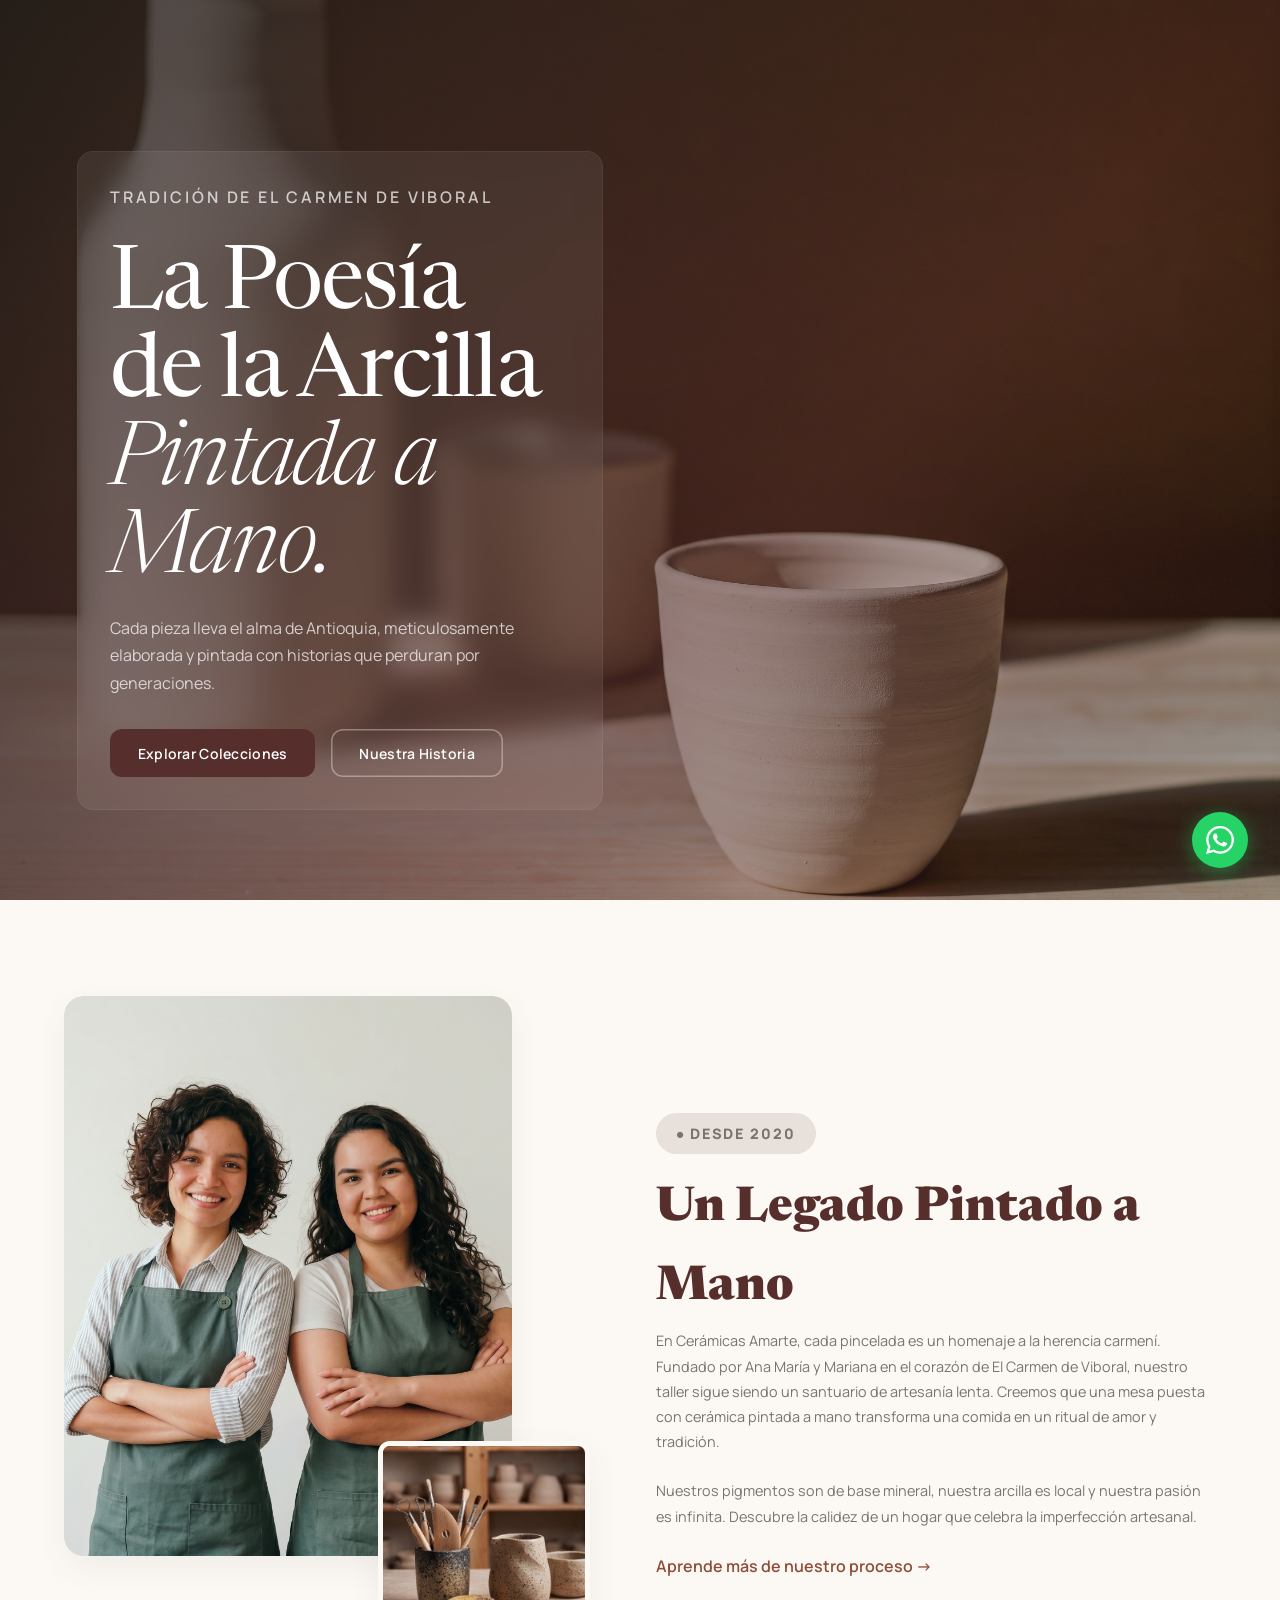
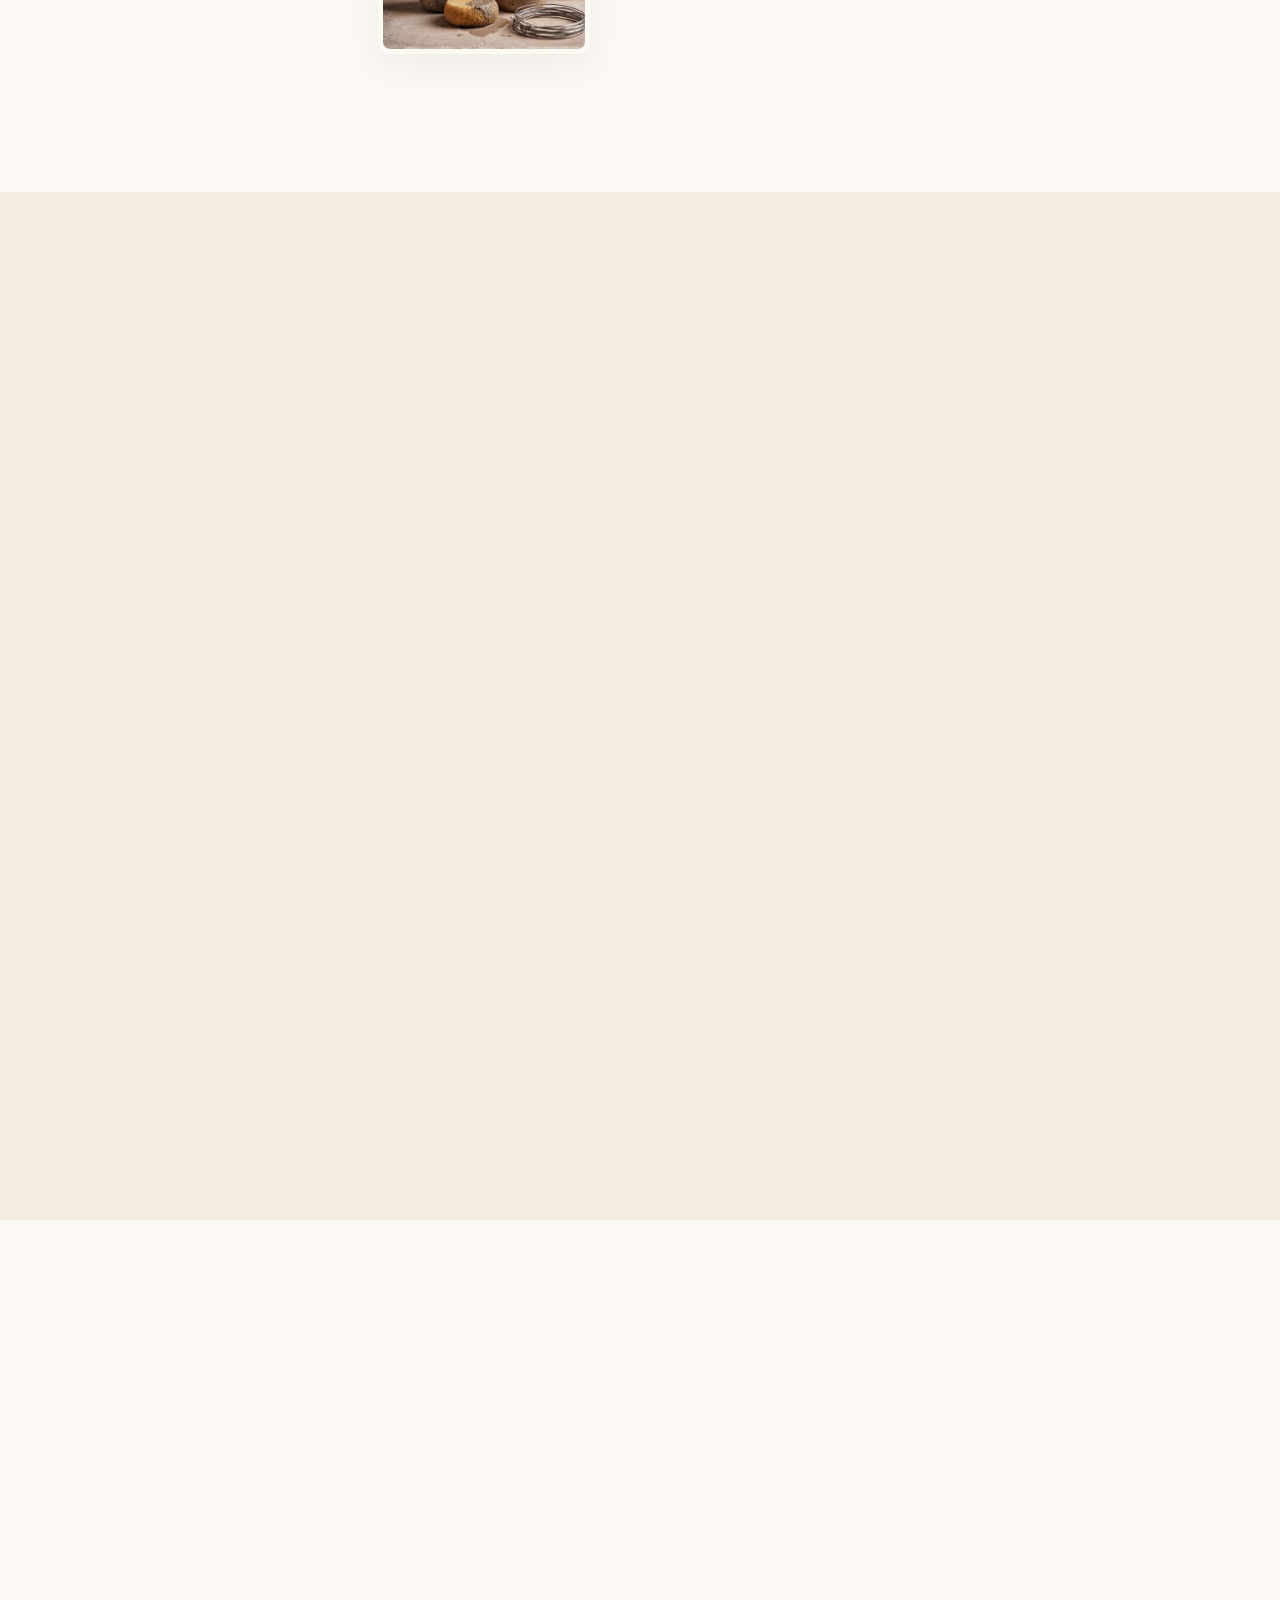
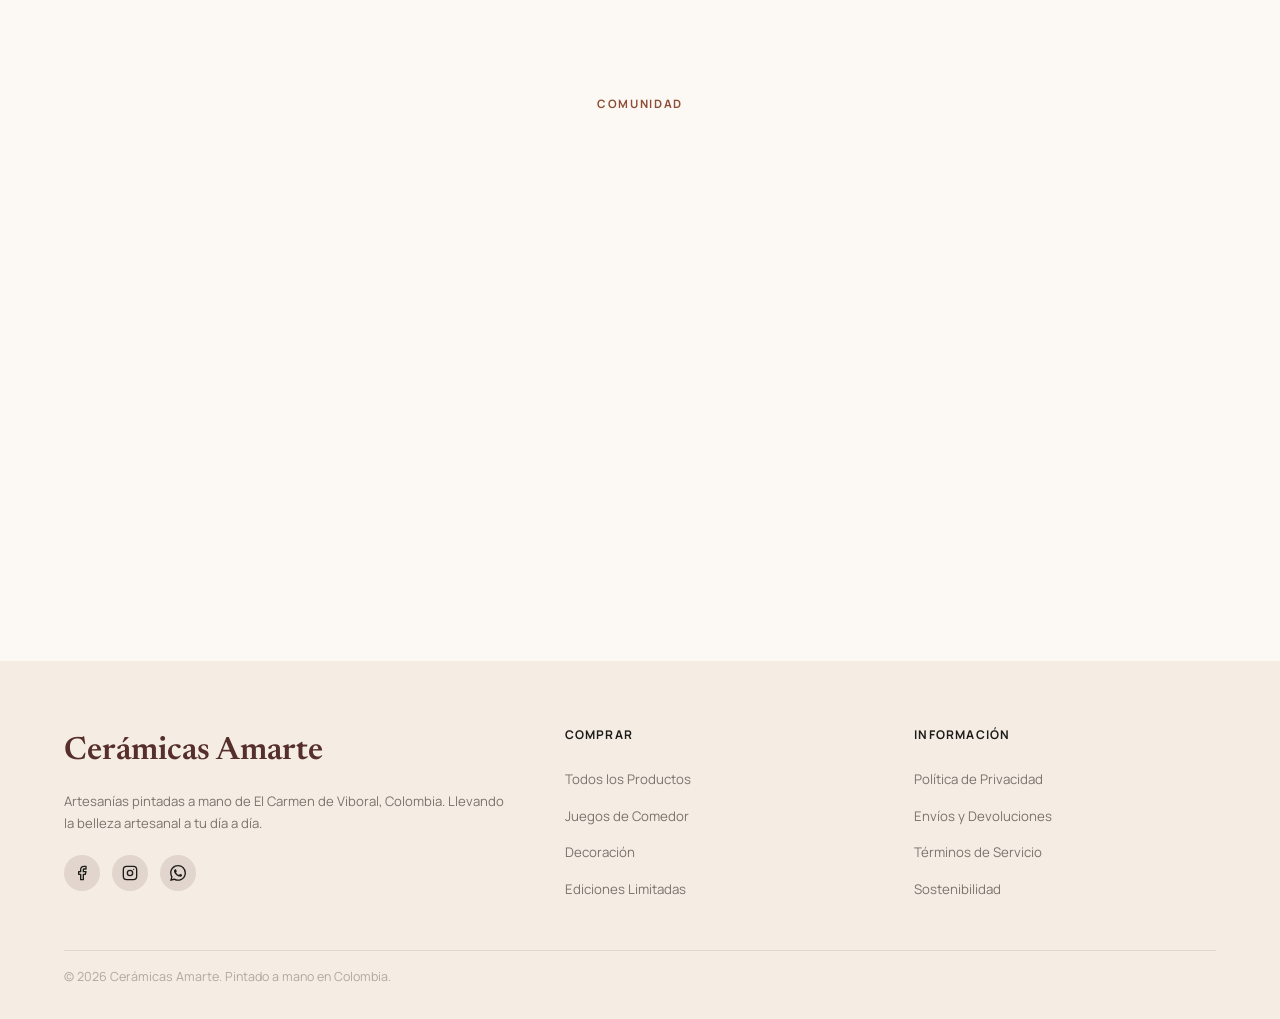
<file: index.html>
<!DOCTYPE html>
<html lang="es">
<head>
  <!-- Copyright (c) 2026 Manuel Salazar Urrego. Todos los derechos reservados. -->
  <!-- Licenciado bajo licencia privativa. Ver archivo LICENSE para detalles. -->
  <meta charset="UTF-8"/>
  <meta name="viewport" content="width=device-width, initial-scale=1.0"/>
  <title>Cerámicas Amarte — Artesanías pintadas a mano de El Carmen de Viboral</title>
  <meta name="description" content="Cerámicas Amarte — Artesanías pintadas a mano desde 2020 en El Carmen de Viboral, Antioquia. Descubre platos, bowls y decoración hechos con arcilla local y pigmentos minerales."/>
  <meta property="og:type" content="website"/>
  <meta property="og:title" content="Cerámicas Amarte — Artesanías pintadas a mano de El Carmen de Viboral"/>
  <meta property="og:description" content="Artesanías pintadas a mano desde 2020 en El Carmen de Viboral, Antioquia. Platos, bowls y decoración hechos con arcilla local y pigmentos minerales."/>
  <meta property="og:image" content="https://ceramicasamarte.com/assets/logo.png"/>
  <meta property="og:url" content="https://ceramicasamarte.com/"/>
  <meta property="og:locale" content="es_CO"/>
  <meta name="twitter:card" content="summary_large_image"/>
  <meta name="twitter:title" content="Cerámicas Amarte — Artesanías pintadas a mano de El Carmen de Viboral"/>
  <meta name="twitter:description" content="Artesanías pintadas a mano desde 2020 en El Carmen de Viboral, Antioquia. Platos, bowls y decoración hechos con arcilla local y pigmentos minerales."/>
  <meta name="twitter:image" content="https://ceramicasamarte.com/assets/logo.png"/>
  <link rel="canonical" href="https://ceramicasamarte.com/"/>
  <link rel="stylesheet" href="style.css"/>
  <link rel="icon" type="image/x-icon" href="assets/logo.png"/>
  <script type="application/ld+json">
  {
    "@context": "https://schema.org",
    "@type": "Organization",
    "name": "Cerámicas Amarte",
    "url": "https://ceramicasamarte.com",
    "logo": "https://ceramicasamarte.com/assets/logo.png",
    "description": "Artesanías pintadas a mano de El Carmen de Viboral, Colombia.",
    "foundingDate": "2020",
    "address": {
      "@type": "PostalAddress",
      "streetAddress": "Cra 31 #28-36 Paseo del Ángel Local #8",
      "addressLocality": "El Carmen de Viboral",
      "addressRegion": "Antioquia",
      "addressCountry": "CO"
    },
    "contactPoint": {
      "@type": "ContactPoint",
      "telephone": "+57-3128597397",
      "contactType": "customer service"
    },
    "sameAs": [
      "https://www.instagram.com/ceramicasamarte/",
      "https://www.facebook.com/profile.php?id=100080872444026"
    ]
  }
  </script>
  <script type="application/ld+json">
  {
    "@context": "https://schema.org",
    "@type": "WebSite",
    "name": "Cerámicas Amarte",
    "url": "https://ceramicasamarte.com",
    "potentialAction": {
      "@type": "SearchAction",
      "target": "https://ceramicasamarte.com/tienda.html?q={search_term_string}",
      "query-input": "required name=search_term_string"
    }
  }
  </script>
</head>
<body class="page-home">

  <a class="skip-link" href="#main-content">Saltar al contenido principal</a>

  <nav class="navbar" id="navbar">
    <a href="index.html" class="navbar-brand">Cerámicas Amarte</a>
    <ul class="navbar-links">
      <li><a href="index.html">Hogar</a></li>
      <li><a href="tienda.html">Tienda</a></li>
      <li><a href="index.html#nosotros">Sobre Nosotros</a></li>
      <li><a href="contacto.html">Contacto</a></li>
    </ul>
    <div style="display:flex;align-items:center;gap:0.5rem;">
      <button id="cart-btn" aria-label="Abrir carrito de compras">
        <svg width="22" height="22" viewBox="0 0 24 24" fill="none" stroke="currentColor" stroke-width="2" stroke-linecap="round" stroke-linejoin="round" aria-hidden="true">
          <circle cx="9" cy="21" r="1"/><circle cx="20" cy="21" r="1"/>
          <path d="M1 1h4l2.68 13.39a2 2 0 0 0 2 1.61h9.72a2 2 0 0 0 2-1.61L23 6H6"/>
        </svg>
        <span id="cart-badge"></span>
      </button>
      <button class="nav-hamburger" aria-label="Abrir menú" aria-expanded="false">
        <span></span><span></span><span></span>
      </button>
    </div>
  </nav>

  <nav class="nav-mobile">
    <a href="index.html">Hogar</a>
    <a href="tienda.html">Tienda</a>
    <a href="index.html#nosotros">Sobre Nosotros</a>
    <a href="contacto.html">Contacto</a>
  </nav>

  <div id="cart-overlay"></div>
  <aside id="cart-drawer" role="dialog" aria-label="Carrito de compras" aria-modal="true">
    <div class="cart-header">
      <h2>Mi Carrito</h2>
      <button class="cart-close" id="cart-close" aria-label="Cerrar carrito">✕</button>
    </div>
    <div class="cart-items" id="cart-items-list">
      <!-- Renderizado dinámicamente por JS -->
    </div>
    <div class="cart-footer">
      <div class="cart-total">
        <span>Total estimado</span>
        <span class="cart-total-amount" id="cart-total-amount">$0</span>
      </div>
      <button id="cart-checkout-btn" class="btn btn-whatsapp" style="width:100%;gap:0.6rem">
        <svg viewBox="0 0 24 24" fill="white" width="18" height="18" aria-hidden="true"><path d="M17.472 14.382c-.297-.149-1.758-.867-2.03-.967-.273-.099-.471-.148-.67.15-.197.297-.767.966-.94 1.164-.173.199-.347.223-.644.075-.297-.15-1.255-.463-2.39-1.475-.883-.788-1.48-1.761-1.653-2.059-.173-.297-.018-.458.13-.606.134-.133.298-.347.446-.52.149-.174.198-.298.298-.497.099-.198.05-.371-.025-.52-.075-.149-.669-1.612-.916-2.207-.242-.579-.487-.5-.669-.51-.173-.008-.371-.01-.57-.01-.198 0-.52.074-.792.372-.272.297-1.04 1.016-1.04 2.479 0 1.462 1.065 2.875 1.213 3.074.149.198 2.096 3.2 5.077 4.487.709.306 1.262.489 1.694.625.712.227 1.36.195 1.871.118.571-.085 1.758-.719 2.006-1.413.248-.694.248-1.289.173-1.413-.074-.124-.272-.198-.57-.347m-5.421 7.403h-.004a9.87 9.87 0 0 1-5.031-1.378l-.361-.214-3.741.982.998-3.648-.235-.374a9.86 9.86 0 0 1-1.51-5.26c.001-5.45 4.436-9.884 9.888-9.884 2.64 0 5.122 1.03 6.988 2.898a9.825 9.825 0 0 1 2.893 6.994c-.003 5.45-4.437 9.884-9.885 9.884m8.413-18.297A11.815 11.815 0 0 0 12.05 0C5.495 0 .16 5.335.157 11.892c0 2.096.547 4.142 1.588 5.945L.057 24l6.305-1.654a11.882 11.882 0 0 0 5.683 1.448h.005c6.554 0 11.89-5.335 11.893-11.893a11.821 11.821 0 0 0-3.48-8.413z"/></svg>
        Finalizar pedido por WhatsApp
      </button>
      <button class="btn btn-secondary" style="width:100%;" onclick="document.getElementById('cart-close').click()">Seguir comprando</button>
    </div>
  </aside>

  <main id="main-content">
  <section class="hero">
    <div class="hero-bg"></div>
    <div class="hero-overlay"></div>
    <div class="hero-content">
      <p class="hero-eyebrow">Tradición de El Carmen de Viboral</p>
      <h1>La Poesía<br>de la Arcilla<br><em>Pintada a<br>Mano.</em></h1>
      <p>Cada pieza lleva el alma de Antioquia, meticulosamente elaborada y pintada con historias que perduran por generaciones.</p>
      <div class="hero-actions">
        <a href="tienda.html" class="btn btn-primary">Explorar Colecciones</a>
        <a href="#nosotros" class="btn btn-secondary" style="color:#fff;box-shadow:inset 0 0 0 1.5px rgba(255,255,255,0.35)">Nuestra Historia</a>
      </div>
    </div>
  </section>

  <section class="section-about" id="nosotros">
    <div class="about-images reveal">
      <img class="about-img-main" src="assets/about-us-main.png" alt="Artesana de Cerámicas Amarte"/>
      <img class="about-img-accent" src="assets/about-us-secondary.png" alt="Detalle del taller"/>
    </div>
    <div class="about-content">
      <div class="eyebrow reveal">
        <p>●</p>
        <p>Desde 2020</p>
      </div>
      <h2 class="reveal reveal-delay-1">Un Legado Pintado a Mano</h2>
      <p class="reveal reveal-delay-2">En Cerámicas Amarte, cada pincelada es un homenaje a la herencia carmení. Fundado por Ana María y Mariana en el corazón de El Carmen de Viboral, nuestro taller sigue siendo un santuario de artesanía lenta. Creemos que una mesa puesta con cerámica pintada a mano transforma una comida en un ritual de amor y tradición.</p>
      <p class="reveal reveal-delay-2">Nuestros pigmentos son de base mineral, nuestra arcilla es local y nuestra pasión es infinita. Descubre la calidez de un hogar que celebra la imperfección artesanal.</p>
      <a href="contacto.html" class="btn-ghost reveal reveal-delay-3">Aprende más de nuestro proceso →</a>
    </div>
  </section>

  <section class="section-collections">
    <div class="section-header reveal">
      <div>
        <h2>Las<br>Colecciones</h2>
        <p style="color:var(--on-surface-muted);font-size:1rem;line-height:1.7;max-width:400px;margin-top:0.75rem;">
          Descubre nuestros diseños exclusivos, desde los clásicos florales 'Viboral' hasta los esmaltes minerales contemporáneos.
        </p>
      </div>
      <a href="tienda.html" class="btn-ghost">Ver Productos</a>
    </div>
    <div class="collections-grid">
      <a href="tienda.html" class="collection-card reveal">
        <div class="card-img-wrap">
          <img src="assets/collections-1.png" alt="Juegos de Comedor"/>
        </div>
        <div class="collection-card-overlay">
          <h3>Juegos de Comedor</h3>
          <span>Explorar Productos →</span>
        </div>
      </a>
      <a href="tienda.html" class="collection-card reveal reveal-delay-1">
        <div class="card-img-wrap">
          <img src="assets/collections-2.png" alt="Vasijas & Decoración"/>
        </div>
        <div class="collection-card-overlay">
          <h3>Vasijas & Decoración</h3>
          <span>Explorar Productos →</span>
        </div>
        <div class="collection-tag-pill"><span class="chip chip-nuevo">Nueva Serie</span></div>
      </a>
      <a href="tienda.html" class="collection-card reveal reveal-delay-2">
        <div class="card-img-wrap">
          <img src="assets/collections-3.png" alt="Bowls Artesanales"/>
        </div>
        <div class="collection-card-overlay">
          <h3>Bowls Artesanales</h3>
          <span>Explorar →</span>
        </div>
      </a>
    </div>
  </section>

  <section class="section-cta reveal">
    <h2>Lleva el alma de El Carmen a tu mesa.</h2>
    <p>Envíos a todo el mundo. Cada pieza se empaqueta con cuidado y un toque de magia colombiana.</p>
    <a href="tienda.html" class="btn btn-primary">Explora la Tienda</a>
  </section>

  <section class="section-community">
    <p class="eyebrow">Comunidad</p>
    <h2 class="reveal">Amarte en tu Hogar</h2>
    <p class="reveal reveal-delay-1">Etiquétanos en <strong>@ceramicasamarte</strong> para aparecer en nuestra página.</p>
    <div class="community-grid reveal reveal-delay-2">
      <div class="community-item"><img src="assets/community-one.png" alt="Cliente disfrutando de cerámica artesanal Cerámicas Amarte"/></div>
      <div class="community-item"><img src="assets/community-two.png" alt="Mesa decorada con piezas de cerámica pintadas a mano"/></div>
      <div class="community-item"><img src="assets/community-three.png" alt="Artesanía de barro en hogar colombiano"/></div>
      <div class="community-item"><img src="assets/community-four.png" alt="Plato decorativo Cerámicas Amarte en uso cotidiano"/></div>
      <div class="community-item"><img src="assets/community-five.png" alt="Colección de cerámica artesanal en ambiente hogareño"/></div>
    </div>
  </section>
  </main>

  <footer>
    <div class="footer-grid">
      <div class="footer-brand">
        <h3>Cerámicas Amarte</h3>
        <p>Artesanías pintadas a mano de El Carmen de Viboral, Colombia. Llevando la belleza artesanal a tu día a día.</p>
        <div class="footer-socials">
          <a href="https://www.facebook.com/profile.php?id=100080872444026&ref=NONE_xav_ig_profile_page_web" aria-label="Facebook"><svg viewBox="0 0 24 24" fill="none" stroke="currentColor" stroke-width="2" stroke-linecap="round" stroke-linejoin="round"><path d="M18 2h-3a5 5 0 0 0-5 5v3H7v4h3v8h4v-8h3l1-4h-4V7a1 1 0 0 1 1-1h3z"/></svg></a>
          <a href="https://www.instagram.com/ceramicasamarte/" aria-label="Instagram"><svg viewBox="0 0 24 24" fill="none" stroke="currentColor" stroke-width="2" stroke-linecap="round" stroke-linejoin="round"><rect x="2" y="2" width="20" height="20" rx="5"/><circle cx="12" cy="12" r="4"/><circle cx="17.5" cy="6.5" r="1" fill="currentColor" stroke="none"/></svg></a>
          <a href="https://api.whatsapp.com/message/XONETFUHFXILM1?autoload=1&app_absent=0&utm_source=ig" aria-label="WhatsApp"><svg viewBox="0 0 24 24" fill="currentColor"><path d="M17.472 14.382c-.297-.149-1.758-.867-2.03-.967-.273-.099-.471-.148-.67.15-.197.297-.767.966-.94 1.164-.173.199-.347.223-.644.075-.297-.15-1.255-.463-2.39-1.475-.883-.788-1.48-1.761-1.653-2.059-.173-.297-.018-.458.13-.606.134-.133.298-.347.446-.52.149-.174.198-.298.298-.497.099-.198.05-.371-.025-.52-.075-.149-.669-1.612-.916-2.207-.242-.579-.487-.5-.669-.51-.173-.008-.371-.01-.57-.01-.198 0-.52.074-.792.372-.272.297-1.04 1.016-1.04 2.479 0 1.462 1.065 2.875 1.213 3.074.149.198 2.096 3.2 5.077 4.487.709.306 1.262.489 1.694.625.712.227 1.36.195 1.871.118.571-.085 1.758-.719 2.006-1.413.248-.694.248-1.289.173-1.413-.074-.124-.272-.198-.57-.347m-5.421 7.403h-.004a9.87 9.87 0 0 1-5.031-1.378l-.361-.214-3.741.982.998-3.648-.235-.374a9.86 9.86 0 0 1-1.51-5.26c.001-5.45 4.436-9.884 9.888-9.884 2.64 0 5.122 1.03 6.988 2.898a9.825 9.825 0 0 1 2.893 6.994c-.003 5.45-4.437 9.884-9.885 9.884m8.413-18.297A11.815 11.815 0 0 0 12.05 0C5.495 0 .16 5.335.157 11.892c0 2.096.547 4.142 1.588 5.945L.057 24l6.305-1.654a11.882 11.882 0 0 0 5.683 1.448h.005c6.554 0 11.89-5.335 11.893-11.893a11.821 11.821 0 0 0-3.48-8.413z"/></svg></a>
        </div>
      </div>
      <div class="footer-col">
        <h4>Comprar</h4>
        <ul>
          <li><a href="tienda.html">Todos los Productos</a></li>
          <li><a href="tienda.html">Juegos de Comedor</a></li>
          <li><a href="tienda.html">Decoración</a></li>
          <li><a href="tienda.html">Ediciones Limitadas</a></li>
        </ul>
      </div>
      <div class="footer-col">
        <h4>Información</h4>
        <ul>
          <li><span>Política de Privacidad</span></li>
          <li><span>Envíos y Devoluciones</span></li>
          <li><span>Términos de Servicio</span></li>
          <li><span>Sostenibilidad</span></li>
        </ul>
      </div>
    </div>
<div class="footer-bottom">
  <div>© 2026 Cerámicas Amarte. Pintado a mano en Colombia.</div>

</div>
  </footer>

  <a id="whatsapp-fab" href="https://api.whatsapp.com/message/XONETFUHFXILM1?autoload=1&app_absent=0&utm_source=ig" target="_blank" rel="noopener" aria-label="Contáctanos por WhatsApp">
    <svg viewBox="0 0 24 24" fill="white" aria-hidden="true"><path d="M17.472 14.382c-.297-.149-1.758-.867-2.03-.967-.273-.099-.471-.148-.67.15-.197.297-.767.966-.94 1.164-.173.199-.347.223-.644.075-.297-.15-1.255-.463-2.39-1.475-.883-.788-1.48-1.761-1.653-2.059-.173-.297-.018-.458.13-.606.134-.133.298-.347.446-.52.149-.174.198-.298.298-.497.099-.198.05-.371-.025-.52-.075-.149-.669-1.612-.916-2.207-.242-.579-.487-.5-.669-.51-.173-.008-.371-.01-.57-.01-.198 0-.52.074-.792.372-.272.297-1.04 1.016-1.04 2.479 0 1.462 1.065 2.875 1.213 3.074.149.198 2.096 3.2 5.077 4.487.709.306 1.262.489 1.694.625.712.227 1.36.195 1.871.118.571-.085 1.758-.719 2.006-1.413.248-.694.248-1.289.173-1.413-.074-.124-.272-.198-.57-.347m-5.421 7.403h-.004a9.87 9.87 0 0 1-5.031-1.378l-.361-.214-3.741.982.998-3.648-.235-.374a9.86 9.86 0 0 1-1.51-5.26c.001-5.45 4.436-9.884 9.888-9.884 2.64 0 5.122 1.03 6.988 2.898a9.825 9.825 0 0 1 2.893 6.994c-.003 5.45-4.437 9.884-9.885 9.884m8.413-18.297A11.815 11.815 0 0 0 12.05 0C5.495 0 .16 5.335.157 11.892c0 2.096.547 4.142 1.588 5.945L.057 24l6.305-1.654a11.882 11.882 0 0 0 5.683 1.448h.005c6.554 0 11.89-5.335 11.893-11.893a11.821 11.821 0 0 0-3.48-8.413z"/></svg>
  </a>
  <div class="toast-added" id="toast-added" aria-live="polite"></div>

  <script src="https://code.jquery.com/jquery-3.7.1.min.js"></script>
  <script src="main.js"></script>
</body>
</html>
</file>
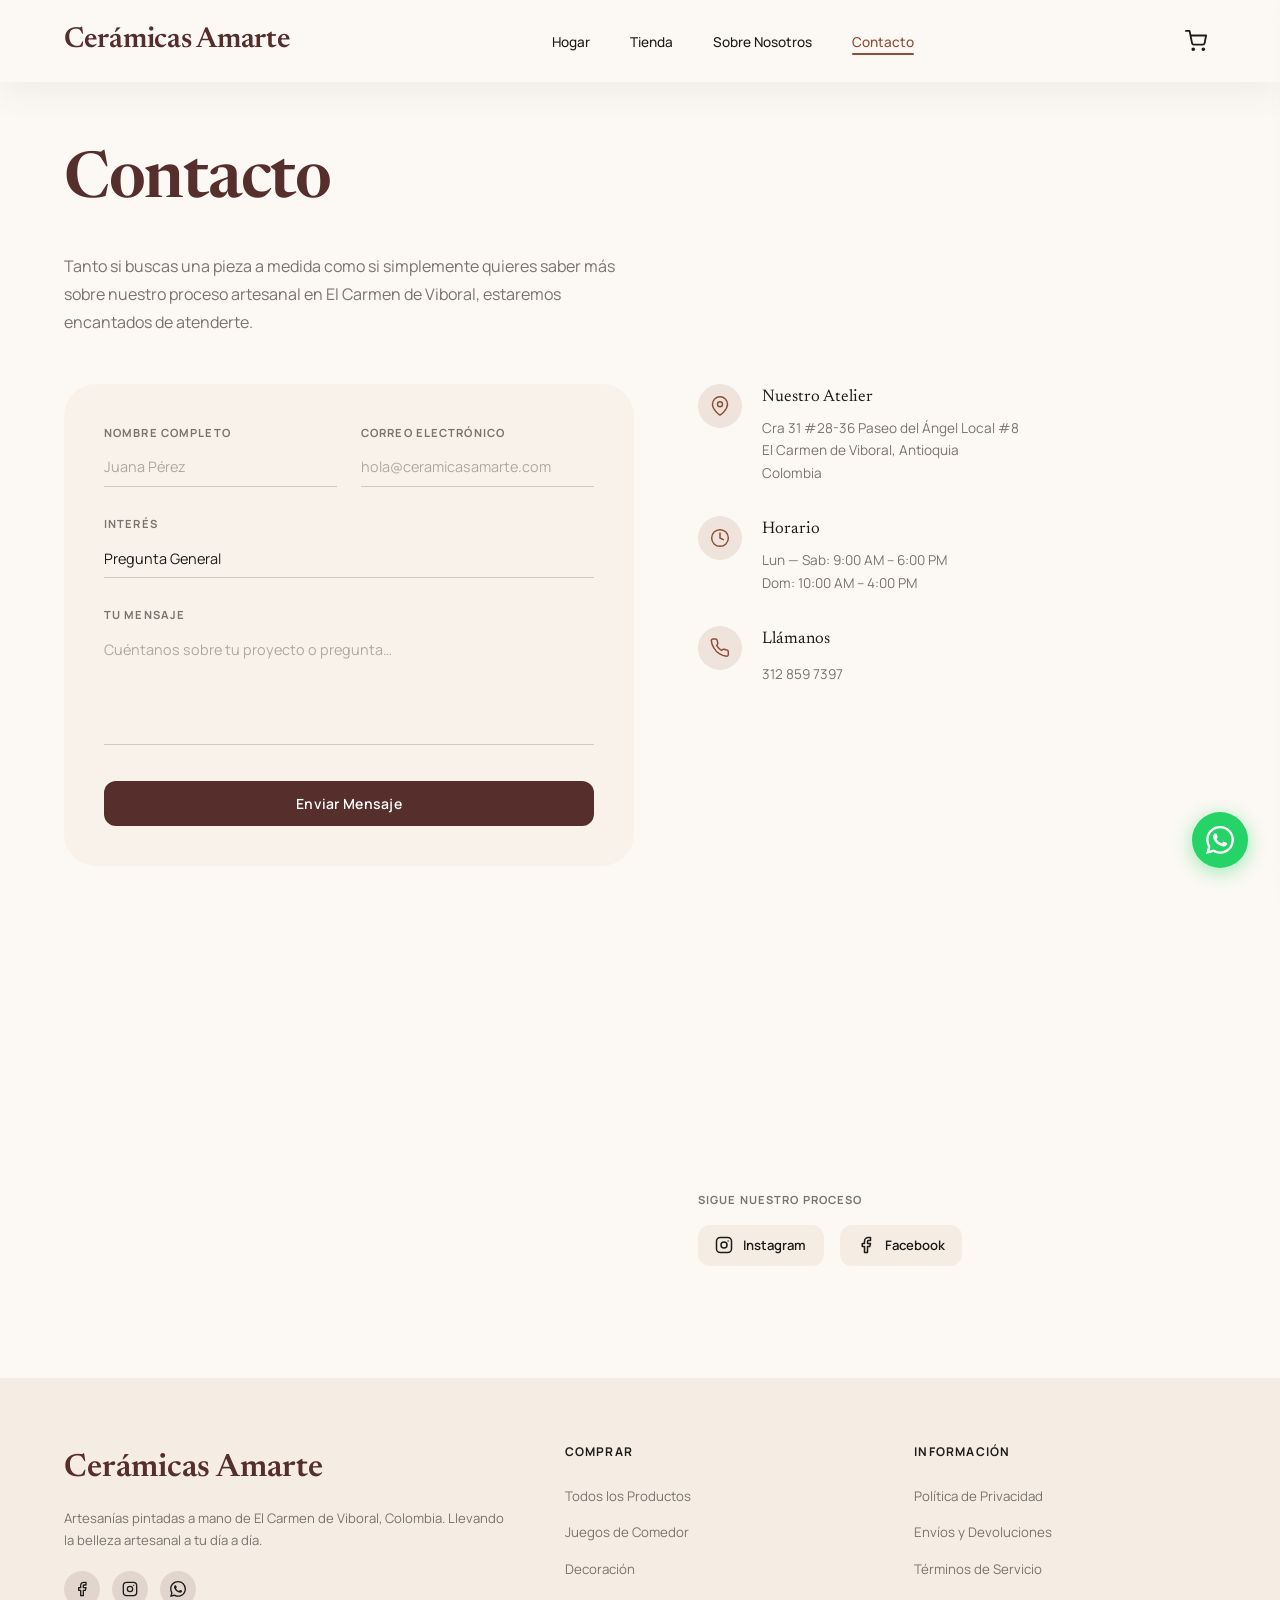
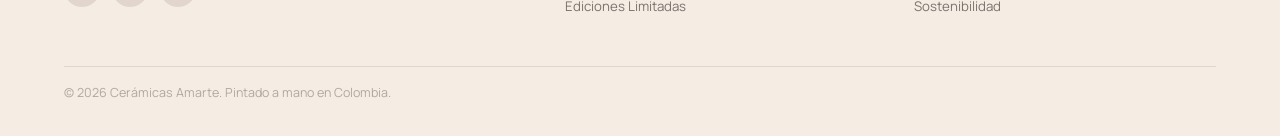
<file: contacto.html>
<!DOCTYPE html>
<html lang="es">
<head>
  <!-- Copyright (c) 2026 Manuel Salazar Urrego. Todos los derechos reservados. -->
  <!-- Licenciado bajo licencia privativa. Ver archivo LICENSE para detalles. -->
  <meta charset="UTF-8"/>
  <meta name="viewport" content="width=device-width, initial-scale=1.0"/>
  <title>Contacto — Cerámicas Amarte | Atelier en El Carmen de Viboral</title>
  <meta name="description" content="Contacta con Cerámicas Amarte. Visita nuestro atelier en El Carmen de Viboral, Antioquia. Pedidos personalizados, consultas y compras al por mayor."/>
  <meta property="og:type" content="website"/>
  <meta property="og:title" content="Contacto — Cerámicas Amarte | Atelier en El Carmen de Viboral"/>
  <meta property="og:description" content="Contacta con Cerámicas Amarte. Visita nuestro atelier en El Carmen de Viboral, Antioquia. Pedidos personalizados y consultas."/>
  <meta property="og:image" content="https://ceramicasamarte.com/assets/logo.png"/>
  <meta property="og:url" content="https://ceramicasamarte.com/contacto.html"/>
  <meta property="og:locale" content="es_CO"/>
  <meta name="twitter:card" content="summary_large_image"/>
  <meta name="twitter:title" content="Contacto — Cerámicas Amarte | Atelier en El Carmen de Viboral"/>
  <meta name="twitter:description" content="Contacta con Cerámicas Amarte. Visita nuestro atelier en El Carmen de Viboral, Antioquia."/>
  <meta name="twitter:image" content="https://ceramicasamarte.com/assets/logo.png"/>
  <link rel="canonical" href="https://ceramicasamarte.com/contacto.html"/>
  <link rel="stylesheet" href="style.css"/>
  <link rel="icon" type="image/x-icon" href="assets/logo.png"/>
  <script type="application/ld+json">
  {
    "@context": "https://schema.org",
    "@type": "Organization",
    "name": "Cerámicas Amarte",
    "url": "https://ceramicasamarte.com",
    "logo": "https://ceramicasamarte.com/assets/logo.png",
    "description": "Artesanías pintadas a mano de El Carmen de Viboral, Colombia.",
    "address": {
      "@type": "PostalAddress",
      "streetAddress": "Cra 31 #28-36 Paseo del Ángel Local #8",
      "addressLocality": "El Carmen de Viboral",
      "addressRegion": "Antioquia",
      "addressCountry": "CO"
    },
    "contactPoint": {
      "@type": "ContactPoint",
      "telephone": "+57-3128597397",
      "contactType": "customer service"
    },
    "sameAs": [
      "https://www.instagram.com/ceramicasamarte/",
      "https://www.facebook.com/profile.php?id=100080872444026"
    ]
  }
  </script>
</head>
<body>
  <a class="skip-link" href="#main-content">Saltar al contenido principal</a>

  <nav class="navbar scrolled" id="navbar">
    <a href="index.html" class="navbar-brand">Cerámicas Amarte</a>
    <ul class="navbar-links">
      <li><a href="index.html">Hogar</a></li>
      <li><a href="tienda.html">Tienda</a></li>
      <li><a href="index.html#nosotros">Sobre Nosotros</a></li>
      <li><a href="contacto.html">Contacto</a></li>
    </ul>
    <div style="display:flex;align-items:center;gap:0.5rem;">
      <button id="cart-btn" aria-label="Abrir carrito de compras">
        <svg width="22" height="22" viewBox="0 0 24 24" fill="none" stroke="currentColor" stroke-width="2" stroke-linecap="round" stroke-linejoin="round" aria-hidden="true">
          <circle cx="9" cy="21" r="1"/><circle cx="20" cy="21" r="1"/>
          <path d="M1 1h4l2.68 13.39a2 2 0 0 0 2 1.61h9.72a2 2 0 0 0 2-1.61L23 6H6"/>
        </svg>
        <span id="cart-badge"></span>
      </button>
      <button class="nav-hamburger" aria-label="Abrir menú" aria-expanded="false">
        <span></span><span></span><span></span>
      </button>
    </div>
  </nav>
  <nav class="nav-mobile">
    <a href="index.html">Hogar</a>
    <a href="tienda.html">Tienda</a>
    <a href="index.html#nosotros">Sobre Nosotros</a>
    <a href="contacto.html">Contacto</a>
  </nav>

  <div id="cart-overlay"></div>
  <aside id="cart-drawer" role="dialog" aria-label="Carrito de compras" aria-modal="true">
    <div class="cart-header">
      <h2>Mi Carrito</h2>
      <button class="cart-close" id="cart-close" aria-label="Cerrar carrito">✕</button>
    </div>
    <div class="cart-items" id="cart-items-list"></div>
    <div class="cart-footer">
      <div class="cart-total">
        <span>Total estimado</span>
        <span class="cart-total-amount" id="cart-total-amount">$0</span>
      </div>
      <button id="cart-checkout-btn" class="btn btn-whatsapp" style="width:100%;gap:0.6rem">
        <svg viewBox="0 0 24 24" fill="white" width="18" height="18" aria-hidden="true"><path d="M17.472 14.382c-.297-.149-1.758-.867-2.03-.967-.273-.099-.471-.148-.67.15-.197.297-.767.966-.94 1.164-.173.199-.347.223-.644.075-.297-.15-1.255-.463-2.39-1.475-.883-.788-1.48-1.761-1.653-2.059-.173-.297-.018-.458.13-.606.134-.133.298-.347.446-.52.149-.174.198-.298.298-.497.099-.198.05-.371-.025-.52-.075-.149-.669-1.612-.916-2.207-.242-.579-.487-.5-.669-.51-.173-.008-.371-.01-.57-.01-.198 0-.52.074-.792.372-.272.297-1.04 1.016-1.04 2.479 0 1.462 1.065 2.875 1.213 3.074.149.198 2.096 3.2 5.077 4.487.709.306 1.262.489 1.694.625.712.227 1.36.195 1.871.118.571-.085 1.758-.719 2.006-1.413.248-.694.248-1.289.173-1.413-.074-.124-.272-.198-.57-.347m-5.421 7.403h-.004a9.87 9.87 0 0 1-5.031-1.378l-.361-.214-3.741.982.998-3.648-.235-.374a9.86 9.86 0 0 1-1.51-5.26c.001-5.45 4.436-9.884 9.888-9.884 2.64 0 5.122 1.03 6.988 2.898a9.825 9.825 0 0 1 2.893 6.994c-.003 5.45-4.437 9.884-9.885 9.884m8.413-18.297A11.815 11.815 0 0 0 12.05 0C5.495 0 .16 5.335.157 11.892c0 2.096.547 4.142 1.588 5.945L.057 24l6.305-1.654a11.882 11.882 0 0 0 5.683 1.448h.005c6.554 0 11.89-5.335 11.893-11.893a11.821 11.821 0 0 0-3.48-8.413z"/></svg>
        Finalizar pedido por WhatsApp
      </button>
      <button class="btn btn-secondary" style="width:100%;" onclick="document.getElementById('cart-close').click()">Seguir comprando</button>
    </div>
  </aside>

  <main class="contact-page" id="main-content">
    <h1 class="reveal">Contacto</h1>
    <p class="reveal reveal-delay-1">Tanto si buscas una pieza a medida como si simplemente quieres saber más sobre nuestro proceso artesanal en El Carmen de Viboral, estaremos encantados de atenderte.</p>

    <div class="contact-grid">

      <div class="reveal">
        <div class="contact-form-wrap">
          <form id="contact-form" novalidate>
            <div class="form-row">
              <div class="form-group">
                <label for="nombre">Nombre Completo</label>
                <input type="text" id="nombre" name="nombre" placeholder="Juana Pérez" required/>
              </div>
              <div class="form-group">
                <label for="email">Correo Electrónico</label>
                <input type="email" id="email" name="email" placeholder="hola@ceramicasamarte.com" required/>
              </div>
            </div>
            <div class="form-group form-full">
              <label for="interes">Interés</label>
              <select id="interes" name="interes">
                <option value="general">Pregunta General</option>
                <option value="pedido">Pedido Personalizado</option>
                <option value="mayorista">Compra al por Mayor</option>
                <option value="prensa">Prensa / Colaboración</option>
                <option value="envio">Información de Envío</option>
              </select>
            </div>
            <div class="form-group form-full">
              <label for="mensaje">Tu Mensaje</label>
              <textarea id="mensaje" name="mensaje" rows="5" placeholder="Cuéntanos sobre tu proyecto o pregunta…" required></textarea>
            </div>
            <button type="submit" class="btn btn-primary" style="width:100%;margin-top:0.5rem">Enviar Mensaje</button>
          </form>
        </div>
      </div>

      <div class="contact-info reveal reveal-delay-1">
        <div class="contact-info-item">
          <div class="contact-info-icon">
            <svg viewBox="0 0 24 24" fill="none" stroke-width="1.75" stroke-linecap="round" stroke-linejoin="round"><path d="M21 10c0 7-9 13-9 13s-9-6-9-13a9 9 0 0 1 18 0z"/><circle cx="12" cy="10" r="3"/></svg>
          </div>
          <div class="contact-info-text">
            <h4>Nuestro Atelier</h4>
            <p>Cra 31 #28-36 Paseo del Ángel Local #8<br>El Carmen de Viboral, Antioquia<br>Colombia</p>
          </div>
        </div>
        <div class="contact-info-item">
          <div class="contact-info-icon">
            <svg viewBox="0 0 24 24" fill="none" stroke-width="1.75" stroke-linecap="round" stroke-linejoin="round"><circle cx="12" cy="12" r="10"/><polyline points="12 6 12 12 16 14"/></svg>
          </div>
          <div class="contact-info-text">
            <h4>Horario</h4>
            <p>Lun — Sab: 9:00 AM – 6:00 PM<br>Dom: 10:00 AM – 4:00 PM</p>
          </div>
        </div>
        <div class="contact-info-item">
          <div class="contact-info-icon">
            <svg viewBox="0 0 24 24" fill="none" stroke-width="1.75" stroke-linecap="round" stroke-linejoin="round"><path d="M22 16.92v3a2 2 0 0 1-2.18 2 19.79 19.79 0 0 1-8.63-3.07A19.5 19.5 0 0 1 4.69 12 19.79 19.79 0 0 1 1.61 3.41 2 2 0 0 1 3.6 1.22h3a2 2 0 0 1 2 1.72c.127.96.361 1.903.7 2.81a2 2 0 0 1-.45 2.11L7.91 8.91a16 16 0 0 0 6 6l.91-.91a2 2 0 0 1 2.11-.45c.907.339 1.85.573 2.81.7A2 2 0 0 1 21.72 16.92z"/></svg>
          </div>
          <div class="contact-info-text">
            <h4>Llámanos</h4>
            <a href="tel:+573128597397">312 859 7397</a>
          </div>
        </div>

        <div class="contact-map">
          <iframe
            src="https://www.google.com/maps/embed?pb=!1m16!1m12!1m3!1d3967.812009647884!2d-75.3368649771967!3d6.08187247117017!2m3!1f0!2f0!3f0!3m2!1i1024!2i768!4f13.1!2m1!1sCra%2031%20%2328-36%20Paseo%20del%20Angel%20Local%20%238%2C%20El%20Carmen%20de%20Viboral!5e0!3m2!1ses!2sco!4v1780326968211!5m2!1ses!2sco"
            allowfullscreen="" loading="lazy" referrerpolicy="no-referrer-when-downgrade"
            title="Ubicación de Cerámicas Amarte">
          </iframe>
        </div>

        <div class="contact-social-section">
          <span class="t-label-sm">Sigue Nuestro Proceso</span>
          <div class="social-links">
            <a href="https://www.instagram.com/ceramicasamarte/" class="social-link">
              <svg viewBox="0 0 24 24" fill="none" stroke="currentColor" stroke-width="2" stroke-linecap="round" stroke-linejoin="round"><rect x="2" y="2" width="20" height="20" rx="5"/><circle cx="12" cy="12" r="4"/><circle cx="17.5" cy="6.5" r="1" fill="currentColor" stroke="none"/></svg>
              Instagram
            </a>
            <a href="https://web.facebook.com/profile.php?id=100080872444026&ref=NONE_xav_ig_profile_page_web&_rdc=1&_rdr#" class="social-link">
              <svg viewBox="0 0 24 24" fill="none" stroke="currentColor" stroke-width="2" stroke-linecap="round" stroke-linejoin="round"><path d="M18 2h-3a5 5 0 0 0-5 5v3H7v4h3v8h4v-8h3l1-4h-4V7a1 1 0 0 1 1-1h3z"/></svg>
              Facebook
            </a>
          </div>
        </div>
      </div>

    </div>
  </main>

  <footer style="margin-top:2rem">
    <div class="footer-grid">
      <div class="footer-brand">
        <h3>Cerámicas Amarte</h3>
        <p>Artesanías pintadas a mano de El Carmen de Viboral, Colombia. Llevando la belleza artesanal a tu día a día.</p>
        <div class="footer-socials">
          <a href="https://www.facebook.com/profile.php?id=100080872444026&ref=NONE_xav_ig_profile_page_web" aria-label="Facebook"><svg viewBox="0 0 24 24" fill="none" stroke="currentColor" stroke-width="2" stroke-linecap="round" stroke-linejoin="round"><path d="M18 2h-3a5 5 0 0 0-5 5v3H7v4h3v8h4v-8h3l1-4h-4V7a1 1 0 0 1 1-1h3z"/></svg></a>
          <a href="https://www.instagram.com/ceramicasamarte/" aria-label="Instagram"><svg viewBox="0 0 24 24" fill="none" stroke="currentColor" stroke-width="2" stroke-linecap="round" stroke-linejoin="round"><rect x="2" y="2" width="20" height="20" rx="5"/><circle cx="12" cy="12" r="4"/><circle cx="17.5" cy="6.5" r="1" fill="currentColor" stroke="none"/></svg></a>
          <a href="https://api.whatsapp.com/message/XONETFUHFXILM1?autoload=1&app_absent=0&utm_source=ig" aria-label="WhatsApp"><svg viewBox="0 0 24 24" fill="currentColor"><path d="M17.472 14.382c-.297-.149-1.758-.867-2.03-.967-.273-.099-.471-.148-.67.15-.197.297-.767.966-.94 1.164-.173.199-.347.223-.644.075-.297-.15-1.255-.463-2.39-1.475-.883-.788-1.48-1.761-1.653-2.059-.173-.297-.018-.458.13-.606.134-.133.298-.347.446-.52.149-.174.198-.298.298-.497.099-.198.05-.371-.025-.52-.075-.149-.669-1.612-.916-2.207-.242-.579-.487-.5-.669-.51-.173-.008-.371-.01-.57-.01-.198 0-.52.074-.792.372-.272.297-1.04 1.016-1.04 2.479 0 1.462 1.065 2.875 1.213 3.074.149.198 2.096 3.2 5.077 4.487.709.306 1.262.489 1.694.625.712.227 1.36.195 1.871.118.571-.085 1.758-.719 2.006-1.413.248-.694.248-1.289.173-1.413-.074-.124-.272-.198-.57-.347m-5.421 7.403h-.004a9.87 9.87 0 0 1-5.031-1.378l-.361-.214-3.741.982.998-3.648-.235-.374a9.86 9.86 0 0 1-1.51-5.26c.001-5.45 4.436-9.884 9.888-9.884 2.64 0 5.122 1.03 6.988 2.898a9.825 9.825 0 0 1 2.893 6.994c-.003 5.45-4.437 9.884-9.885 9.884m8.413-18.297A11.815 11.815 0 0 0 12.05 0C5.495 0 .16 5.335.157 11.892c0 2.096.547 4.142 1.588 5.945L.057 24l6.305-1.654a11.882 11.882 0 0 0 5.683 1.448h.005c6.554 0 11.89-5.335 11.893-11.893a11.821 11.821 0 0 0-3.48-8.413z"/></svg></a>
        </div>
      </div>
      <div class="footer-col">
        <h4>Comprar</h4>
        <ul>
          <li><a href="tienda.html">Todos los Productos</a></li>
          <li><a href="tienda.html">Juegos de Comedor</a></li>
          <li><a href="tienda.html">Decoración</a></li>
          <li><a href="tienda.html">Ediciones Limitadas</a></li>
        </ul>
      </div>
      <div class="footer-col">
        <h4>Información</h4>
        <ul>
          <li><span>Política de Privacidad</span></li>
          <li><span>Envíos y Devoluciones</span></li>
          <li><span>Términos de Servicio</span></li>
          <li><span>Sostenibilidad</span></li>
        </ul>
      </div>
    </div>
    <div class="footer-bottom">
      <div>© 2026 Cerámicas Amarte. Pintado a mano en Colombia.</div>

    </div>  
  </footer>

  <a id="whatsapp-fab" href="#" target="_blank" rel="noopener" aria-label="Contáctanos por WhatsApp">
    <svg viewBox="0 0 24 24" fill="white" aria-hidden="true"><path d="M17.472 14.382c-.297-.149-1.758-.867-2.03-.967-.273-.099-.471-.148-.67.15-.197.297-.767.966-.94 1.164-.173.199-.347.223-.644.075-.297-.15-1.255-.463-2.39-1.475-.883-.788-1.48-1.761-1.653-2.059-.173-.297-.018-.458.13-.606.134-.133.298-.347.446-.52.149-.174.198-.298.298-.497.099-.198.05-.371-.025-.52-.075-.149-.669-1.612-.916-2.207-.242-.579-.487-.5-.669-.51-.173-.008-.371-.01-.57-.01-.198 0-.52.074-.792.372-.272.297-1.04 1.016-1.04 2.479 0 1.462 1.065 2.875 1.213 3.074.149.198 2.096 3.2 5.077 4.487.709.306 1.262.489 1.694.625.712.227 1.36.195 1.871.118.571-.085 1.758-.719 2.006-1.413.248-.694.248-1.289.173-1.413-.074-.124-.272-.198-.57-.347m-5.421 7.403h-.004a9.87 9.87 0 0 1-5.031-1.378l-.361-.214-3.741.982.998-3.648-.235-.374a9.86 9.86 0 0 1-1.51-5.26c.001-5.45 4.436-9.884 9.888-9.884 2.64 0 5.122 1.03 6.988 2.898a9.825 9.825 0 0 1 2.893 6.994c-.003 5.45-4.437 9.884-9.885 9.884m8.413-18.297A11.815 11.815 0 0 0 12.05 0C5.495 0 .16 5.335.157 11.892c0 2.096.547 4.142 1.588 5.945L.057 24l6.305-1.654a11.882 11.882 0 0 0 5.683 1.448h.005c6.554 0 11.89-5.335 11.893-11.893a11.821 11.821 0 0 0-3.48-8.413z"/></svg>
  </a>
  <div class="toast-added" id="toast-added" aria-live="polite"></div>

  <script src="https://code.jquery.com/jquery-3.7.1.min.js"></script>
  <script src="main.js"></script>
</body>
</html>
</file>
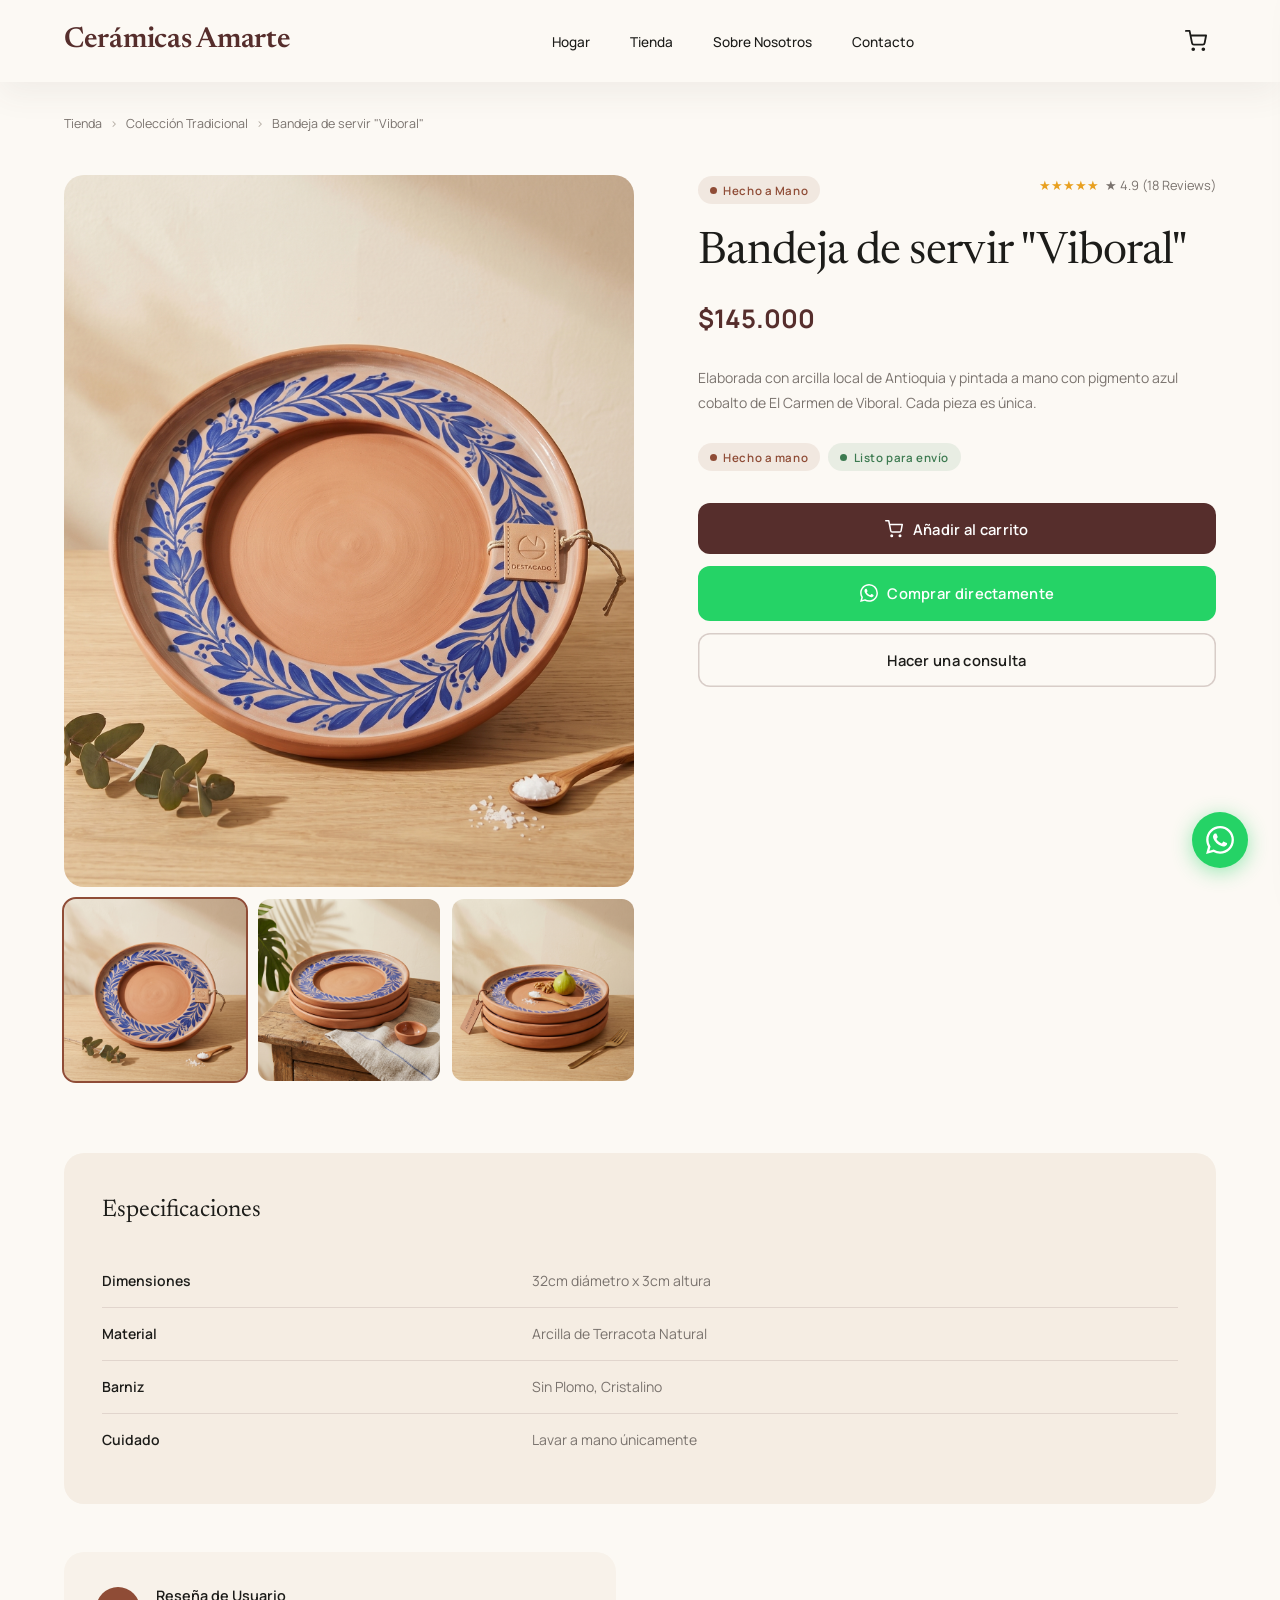
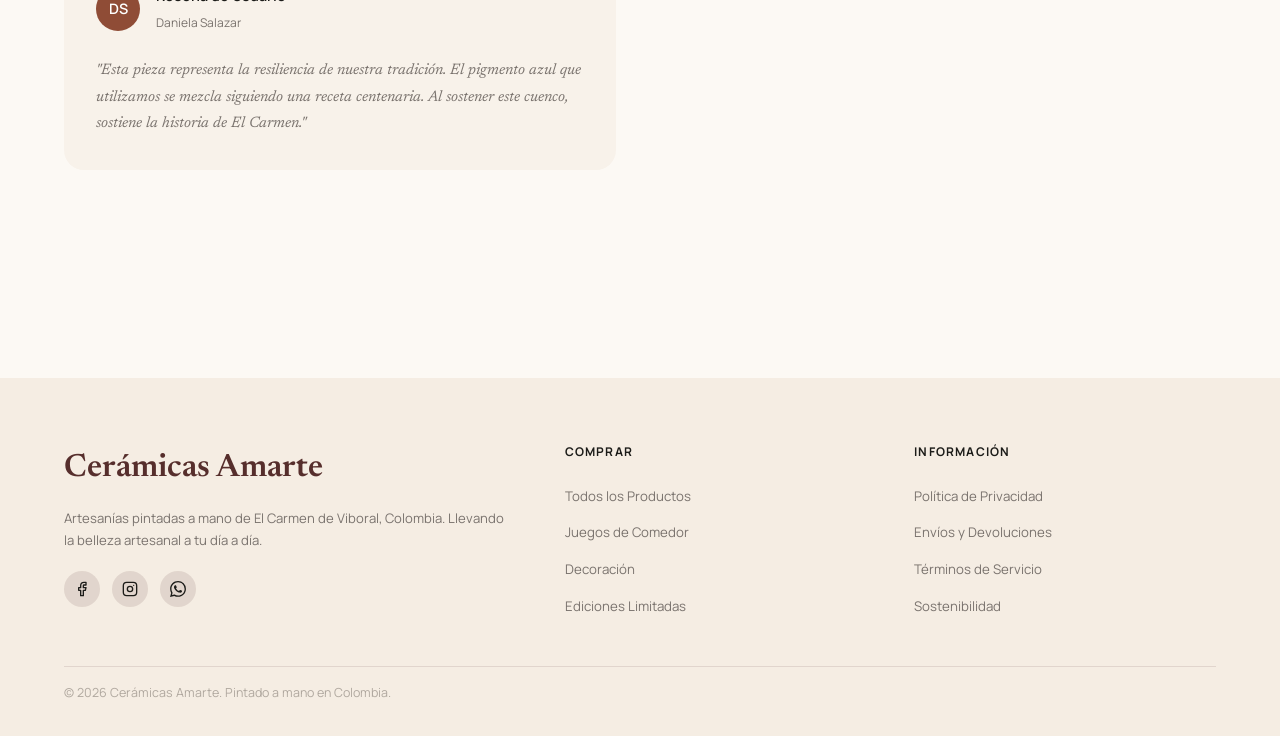
<file: producto.html>
<!DOCTYPE html>
<html lang="es">
<head>
  <!-- Copyright (c) 2026 Manuel Salazar Urrego. Todos los derechos reservados. -->
  <!-- Licenciado bajo licencia privativa. Ver archivo LICENSE para detalles. -->
  <meta charset="UTF-8"/>
  <meta name="viewport" content="width=device-width, initial-scale=1.0"/>
  <title>Producto — Cerámicas Amarte</title>
  <meta name="description" content="Descubre nuestra cerámica artesanal pintada a mano. Cada pieza es única, hecha con arcilla local de El Carmen de Viboral, Antioquia."/>
  <meta property="og:type" content="product"/>
  <meta property="og:title" content="Producto — Cerámicas Amarte"/>
  <meta property="og:description" content="Descubre nuestra cerámica artesanal pintada a mano. Cada pieza es única, hecha con arcilla local de El Carmen de Viboral, Antioquia."/>
  <meta property="og:image" content="https://ceramicasamarte.com/assets/logo.png"/>
  <meta property="og:url" content="https://ceramicasamarte.com/producto.html"/>
  <meta property="og:locale" content="es_CO"/>
  <meta name="twitter:card" content="summary_large_image"/>
  <meta name="twitter:title" content="Producto — Cerámicas Amarte"/>
  <meta name="twitter:description" content="Descubre nuestra cerámica artesanal pintada a mano. Cada pieza es única, hecha con arcilla local de El Carmen de Viboral, Antioquia."/>
  <meta name="twitter:image" content="https://ceramicasamarte.com/assets/logo.png"/>
  <link rel="canonical" href="https://ceramicasamarte.com/producto.html"/>
  <link rel="stylesheet" href="style.css"/>
  <link rel="icon" type="image/x-icon" href="assets/logo.png"/>
  <script type="application/ld+json">
  {
    "@context": "https://schema.org",
    "@type": "Organization",
    "name": "Cerámicas Amarte",
    "url": "https://ceramicasamarte.com",
    "logo": "https://ceramicasamarte.com/assets/logo.png",
    "description": "Artesanías pintadas a mano de El Carmen de Viboral, Colombia.",
    "contactPoint": {
      "@type": "ContactPoint",
      "telephone": "+57-3128597397",
      "contactType": "customer service"
    },
    "sameAs": [
      "https://www.instagram.com/ceramicasamarte/",
      "https://www.facebook.com/profile.php?id=100080872444026"
    ]
  }
  </script>
</head>
<body>
  <a class="skip-link" href="#main-content">Saltar al contenido principal</a>

  <nav class="navbar scrolled" id="navbar">
    <a href="index.html" class="navbar-brand">Cerámicas Amarte</a>
    <ul class="navbar-links">
      <li><a href="index.html">Hogar</a></li>
      <li><a href="tienda.html">Tienda</a></li>
      <li><a href="index.html#nosotros">Sobre Nosotros</a></li>
      <li><a href="contacto.html">Contacto</a></li>
    </ul>
    <div style="display:flex;align-items:center;gap:0.5rem;">
      <button id="cart-btn" aria-label="Abrir carrito de compras">
        <svg width="22" height="22" viewBox="0 0 24 24" fill="none" stroke="currentColor" stroke-width="2" stroke-linecap="round" stroke-linejoin="round" aria-hidden="true">
          <circle cx="9" cy="21" r="1"/><circle cx="20" cy="21" r="1"/>
          <path d="M1 1h4l2.68 13.39a2 2 0 0 0 2 1.61h9.72a2 2 0 0 0 2-1.61L23 6H6"/>
        </svg>
        <span id="cart-badge"></span>
      </button>
      <button class="nav-hamburger" aria-label="Abrir menú" aria-expanded="false">
        <span></span><span></span><span></span>
      </button>
    </div>
  </nav>
  <nav class="nav-mobile">
    <a href="index.html">Hogar</a>
    <a href="tienda.html">Tienda</a>
    <a href="index.html#nosotros">Sobre Nosotros</a>
    <a href="contacto.html">Contacto</a>
  </nav>

  <div id="cart-overlay"></div>
  <aside id="cart-drawer" role="dialog" aria-label="Carrito de compras" aria-modal="true">
    <div class="cart-header">
      <h2>Mi Carrito</h2>
      <button class="cart-close" id="cart-close" aria-label="Cerrar carrito">✕</button>
    </div>
    <div class="cart-items" id="cart-items-list"></div>
    <div class="cart-footer">
      <div class="cart-total">
        <span>Total estimado</span>
        <span class="cart-total-amount" id="cart-total-amount">$0</span>
      </div>
      <button id="cart-checkout-btn" class="btn btn-whatsapp" style="width:100%;gap:0.6rem">
        <svg viewBox="0 0 24 24" fill="white" width="18" height="18" aria-hidden="true"><path d="M17.472 14.382c-.297-.149-1.758-.867-2.03-.967-.273-.099-.471-.148-.67.15-.197.297-.767.966-.94 1.164-.173.199-.347.223-.644.075-.297-.15-1.255-.463-2.39-1.475-.883-.788-1.48-1.761-1.653-2.059-.173-.297-.018-.458.13-.606.134-.133.298-.347.446-.52.149-.174.198-.298.298-.497.099-.198.05-.371-.025-.52-.075-.149-.669-1.612-.916-2.207-.242-.579-.487-.5-.669-.51-.173-.008-.371-.01-.57-.01-.198 0-.52.074-.792.372-.272.297-1.04 1.016-1.04 2.479 0 1.462 1.065 2.875 1.213 3.074.149.198 2.096 3.2 5.077 4.487.709.306 1.262.489 1.694.625.712.227 1.36.195 1.871.118.571-.085 1.758-.719 2.006-1.413.248-.694.248-1.289.173-1.413-.074-.124-.272-.198-.57-.347m-5.421 7.403h-.004a9.87 9.87 0 0 1-5.031-1.378l-.361-.214-3.741.982.998-3.648-.235-.374a9.86 9.86 0 0 1-1.51-5.26c.001-5.45 4.436-9.884 9.888-9.884 2.64 0 5.122 1.03 6.988 2.898a9.825 9.825 0 0 1 2.893 6.994c-.003 5.45-4.437 9.884-9.885 9.884m8.413-18.297A11.815 11.815 0 0 0 12.05 0C5.495 0 .16 5.335.157 11.892c0 2.096.547 4.142 1.588 5.945L.057 24l6.305-1.654a11.882 11.882 0 0 0 5.683 1.448h.005c6.554 0 11.89-5.335 11.893-11.893a11.821 11.821 0 0 0-3.48-8.413z"/></svg>
        Finalizar pedido por WhatsApp
      </button>
      <button class="btn btn-secondary" style="width:100%;" onclick="document.getElementById('cart-close').click()">Seguir comprando</button>
    </div>
  </aside>

  <main id="main-content">
  <div class="product-detail-page" id="product-detail-root">

    <nav class="breadcrumb" aria-label="Ruta de navegación">
      <a href="tienda.html">Tienda</a>
      <span class="breadcrumb-sep">›</span>
      <a href="tienda.html">Colección Tradicional</a>
      <span class="breadcrumb-sep">›</span>
      <span id="breadcrumb-name">Cargando…</span>
    </nav>

    <div class="product-layout">
      <div>
        <div class="product-gallery-main">
          <img id="pd-img-main" src="" alt="Producto"/>
        </div>
        <div class="product-gallery-thumbs" id="pd-thumbs"></div>
      </div>

      <div class="product-info">
        <div class="product-info-header">
          <div id="pd-badge"></div>
          <div class="product-rating">
            <span class="product-stars">★★★★★</span>
            <span id="pd-rating">4.9 (24 Reviews)</span>
          </div>
        </div>
        <h1 id="pd-name">Cargando…</h1>
        <div class="product-price" id="pd-price">—</div>
        <p class="product-description" id="pd-desc"></p>
        <div class="product-chips" id="pd-chips"></div>
        <div class="product-actions">
          <!-- Añadir al carrito -->
          <button id="pd-add-cart" class="btn btn-primary" style="gap:0.6rem">
            <svg viewBox="0 0 24 24" fill="none" stroke="currentColor" stroke-width="2" width="18" height="18" stroke-linecap="round" stroke-linejoin="round" aria-hidden="true">
              <circle cx="9" cy="21" r="1"/><circle cx="20" cy="21" r="1"/>
              <path d="M1 1h4l2.68 13.39a2 2 0 0 0 2 1.61h9.72a2 2 0 0 0 2-1.61L23 6H6"/>
            </svg>
            Añadir al carrito
          </button>
          <!-- Compra directa WhatsApp -->
          <a id="pd-wa-btn" href="#" target="_blank" rel="noopener" class="btn btn-whatsapp" style="gap:0.6rem">
            <svg viewBox="0 0 24 24" fill="white" width="18" height="18" aria-hidden="true"><path d="M17.472 14.382c-.297-.149-1.758-.867-2.03-.967-.273-.099-.471-.148-.67.15-.197.297-.767.966-.94 1.164-.173.199-.347.223-.644.075-.297-.15-1.255-.463-2.39-1.475-.883-.788-1.48-1.761-1.653-2.059-.173-.297-.018-.458.13-.606.134-.133.298-.347.446-.52.149-.174.198-.298.298-.497.099-.198.05-.371-.025-.52-.075-.149-.669-1.612-.916-2.207-.242-.579-.487-.5-.669-.51-.173-.008-.371-.01-.57-.01-.198 0-.52.074-.792.372-.272.297-1.04 1.016-1.04 2.479 0 1.462 1.065 2.875 1.213 3.074.149.198 2.096 3.2 5.077 4.487.709.306 1.262.489 1.694.625.712.227 1.36.195 1.871.118.571-.085 1.758-.719 2.006-1.413.248-.694.248-1.289.173-1.413-.074-.124-.272-.198-.57-.347m-5.421 7.403h-.004a9.87 9.87 0 0 1-5.031-1.378l-.361-.214-3.741.982.998-3.648-.235-.374a9.86 9.86 0 0 1-1.51-5.26c.001-5.45 4.436-9.884 9.888-9.884 2.64 0 5.122 1.03 6.988 2.898a9.825 9.825 0 0 1 2.893 6.994c-.003 5.45-4.437 9.884-9.885 9.884m8.413-18.297A11.815 11.815 0 0 0 12.05 0C5.495 0 .16 5.335.157 11.892c0 2.096.547 4.142 1.588 5.945L.057 24l6.305-1.654a11.882 11.882 0 0 0 5.683 1.448h.005c6.554 0 11.89-5.335 11.893-11.893a11.821 11.821 0 0 0-3.48-8.413z"/></svg>
            Comprar directamente
          </a>
          <a href="contacto.html" class="btn btn-secondary">Hacer una consulta</a>
        </div>
      </div>
    </div>

    <div class="product-specs reveal">
      <h2>Especificaciones</h2>
      <table class="specs-table">
        <tbody id="pd-specs"></tbody>
      </table>
    </div>

    <div class="product-review reveal">
      <div class="review-block">
        <div class="review-header">
          <div class="review-avatar">DS</div>
          <div class="review-header-text">
            <h4>Reseña de Usuario</h4>
            <span>Daniela Salazar</span>
          </div>
        </div>
        <p class="review-quote">"Esta pieza representa la resiliencia de nuestra tradición. El pigmento azul que utilizamos se mezcla siguiendo una receta centenaria. Al sostener este cuenco, sostiene la historia de El Carmen."</p>
      </div>
    </div>

  </div>
  </main>

  <footer>
    <div class="footer-grid">
      <div class="footer-brand">
        <h3>Cerámicas Amarte</h3>
        <p>Artesanías pintadas a mano de El Carmen de Viboral, Colombia. Llevando la belleza artesanal a tu día a día.</p>
        <div class="footer-socials">
          <a href="https://www.facebook.com/profile.php?id=100080872444026&ref=NONE_xav_ig_profile_page_web" aria-label="Facebook"><svg viewBox="0 0 24 24" fill="none" stroke="currentColor" stroke-width="2" stroke-linecap="round" stroke-linejoin="round"><path d="M18 2h-3a5 5 0 0 0-5 5v3H7v4h3v8h4v-8h3l1-4h-4V7a1 1 0 0 1 1-1h3z"/></svg></a>
          <a href="https://www.instagram.com/ceramicasamarte/" aria-label="Instagram"><svg viewBox="0 0 24 24" fill="none" stroke="currentColor" stroke-width="2" stroke-linecap="round" stroke-linejoin="round"><rect x="2" y="2" width="20" height="20" rx="5"/><circle cx="12" cy="12" r="4"/><circle cx="17.5" cy="6.5" r="1" fill="currentColor" stroke="none"/></svg></a>
          <a href="https://api.whatsapp.com/message/XONETFUHFXILM1?autoload=1&app_absent=0&utm_source=ig" aria-label="WhatsApp"><svg viewBox="0 0 24 24" fill="currentColor"><path d="M17.472 14.382c-.297-.149-1.758-.867-2.03-.967-.273-.099-.471-.148-.67.15-.197.297-.767.966-.94 1.164-.173.199-.347.223-.644.075-.297-.15-1.255-.463-2.39-1.475-.883-.788-1.48-1.761-1.653-2.059-.173-.297-.018-.458.13-.606.134-.133.298-.347.446-.52.149-.174.198-.298.298-.497.099-.198.05-.371-.025-.52-.075-.149-.669-1.612-.916-2.207-.242-.579-.487-.5-.669-.51-.173-.008-.371-.01-.57-.01-.198 0-.52.074-.792.372-.272.297-1.04 1.016-1.04 2.479 0 1.462 1.065 2.875 1.213 3.074.149.198 2.096 3.2 5.077 4.487.709.306 1.262.489 1.694.625.712.227 1.36.195 1.871.118.571-.085 1.758-.719 2.006-1.413.248-.694.248-1.289.173-1.413-.074-.124-.272-.198-.57-.347m-5.421 7.403h-.004a9.87 9.87 0 0 1-5.031-1.378l-.361-.214-3.741.982.998-3.648-.235-.374a9.86 9.86 0 0 1-1.51-5.26c.001-5.45 4.436-9.884 9.888-9.884 2.64 0 5.122 1.03 6.988 2.898a9.825 9.825 0 0 1 2.893 6.994c-.003 5.45-4.437 9.884-9.885 9.884m8.413-18.297A11.815 11.815 0 0 0 12.05 0C5.495 0 .16 5.335.157 11.892c0 2.096.547 4.142 1.588 5.945L.057 24l6.305-1.654a11.882 11.882 0 0 0 5.683 1.448h.005c6.554 0 11.89-5.335 11.893-11.893a11.821 11.821 0 0 0-3.48-8.413z"/></svg></a>
        </div>
      </div>
      <div class="footer-col">
        <h4>Comprar</h4>
        <ul>
          <li><a href="tienda.html">Todos los Productos</a></li>
          <li><a href="tienda.html">Juegos de Comedor</a></li>
          <li><a href="tienda.html">Decoración</a></li>
          <li><a href="tienda.html">Ediciones Limitadas</a></li>
        </ul>
      </div>
      <div class="footer-col">
        <h4>Información</h4>
        <ul>
          <li><span>Política de Privacidad</span></li>
          <li><span>Envíos y Devoluciones</span></li>
          <li><span>Términos de Servicio</span></li>
          <li><span>Sostenibilidad</span></li>
        </ul>
      </div>
    </div>
    <div class="footer-bottom">
      <div>© 2026 Cerámicas Amarte. Pintado a mano en Colombia.</div>

    </div>
  </footer>

  <a id="whatsapp-fab" href="#" target="_blank" rel="noopener" aria-label="Contáctanos por WhatsApp">
    <svg viewBox="0 0 24 24" fill="white" aria-hidden="true"><path d="M17.472 14.382c-.297-.149-1.758-.867-2.03-.967-.273-.099-.471-.148-.67.15-.197.297-.767.966-.94 1.164-.173.199-.347.223-.644.075-.297-.15-1.255-.463-2.39-1.475-.883-.788-1.48-1.761-1.653-2.059-.173-.297-.018-.458.13-.606.134-.133.298-.347.446-.52.149-.174.198-.298.298-.497.099-.198.05-.371-.025-.52-.075-.149-.669-1.612-.916-2.207-.242-.579-.487-.5-.669-.51-.173-.008-.371-.01-.57-.01-.198 0-.52.074-.792.372-.272.297-1.04 1.016-1.04 2.479 0 1.462 1.065 2.875 1.213 3.074.149.198 2.096 3.2 5.077 4.487.709.306 1.262.489 1.694.625.712.227 1.36.195 1.871.118.571-.085 1.758-.719 2.006-1.413.248-.694.248-1.289.173-1.413-.074-.124-.272-.198-.57-.347m-5.421 7.403h-.004a9.87 9.87 0 0 1-5.031-1.378l-.361-.214-3.741.982.998-3.648-.235-.374a9.86 9.86 0 0 1-1.51-5.26c.001-5.45 4.436-9.884 9.888-9.884 2.64 0 5.122 1.03 6.988 2.898a9.825 9.825 0 0 1 2.893 6.994c-.003 5.45-4.437 9.884-9.885 9.884m8.413-18.297A11.815 11.815 0 0 0 12.05 0C5.495 0 .16 5.335.157 11.892c0 2.096.547 4.142 1.588 5.945L.057 24l6.305-1.654a11.882 11.882 0 0 0 5.683 1.448h.005c6.554 0 11.89-5.335 11.893-11.893a11.821 11.821 0 0 0-3.48-8.413z"/></svg>
  </a>
  <div class="toast-added" id="toast-added" aria-live="polite"></div>

  <script src="https://code.jquery.com/jquery-3.7.1.min.js"></script>
  <script src="main.js"></script>
</body>
</html>
</file>
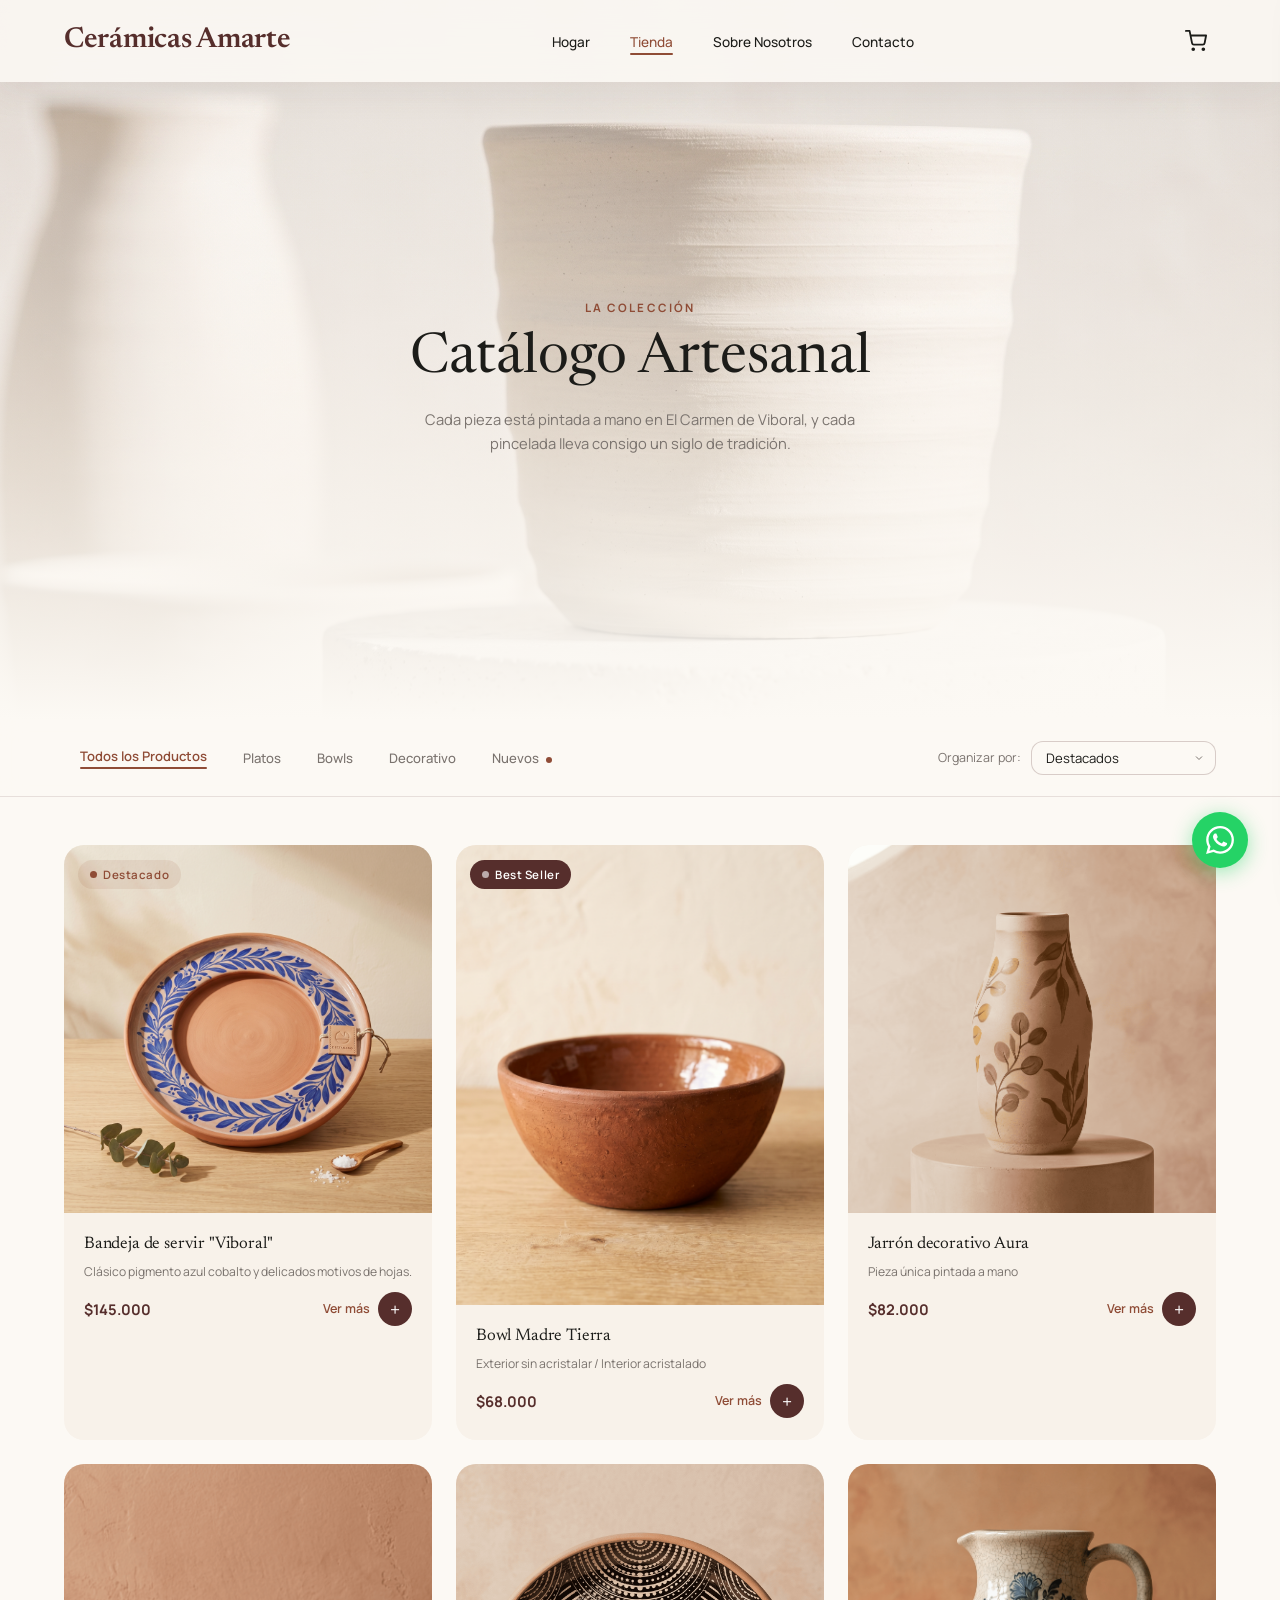
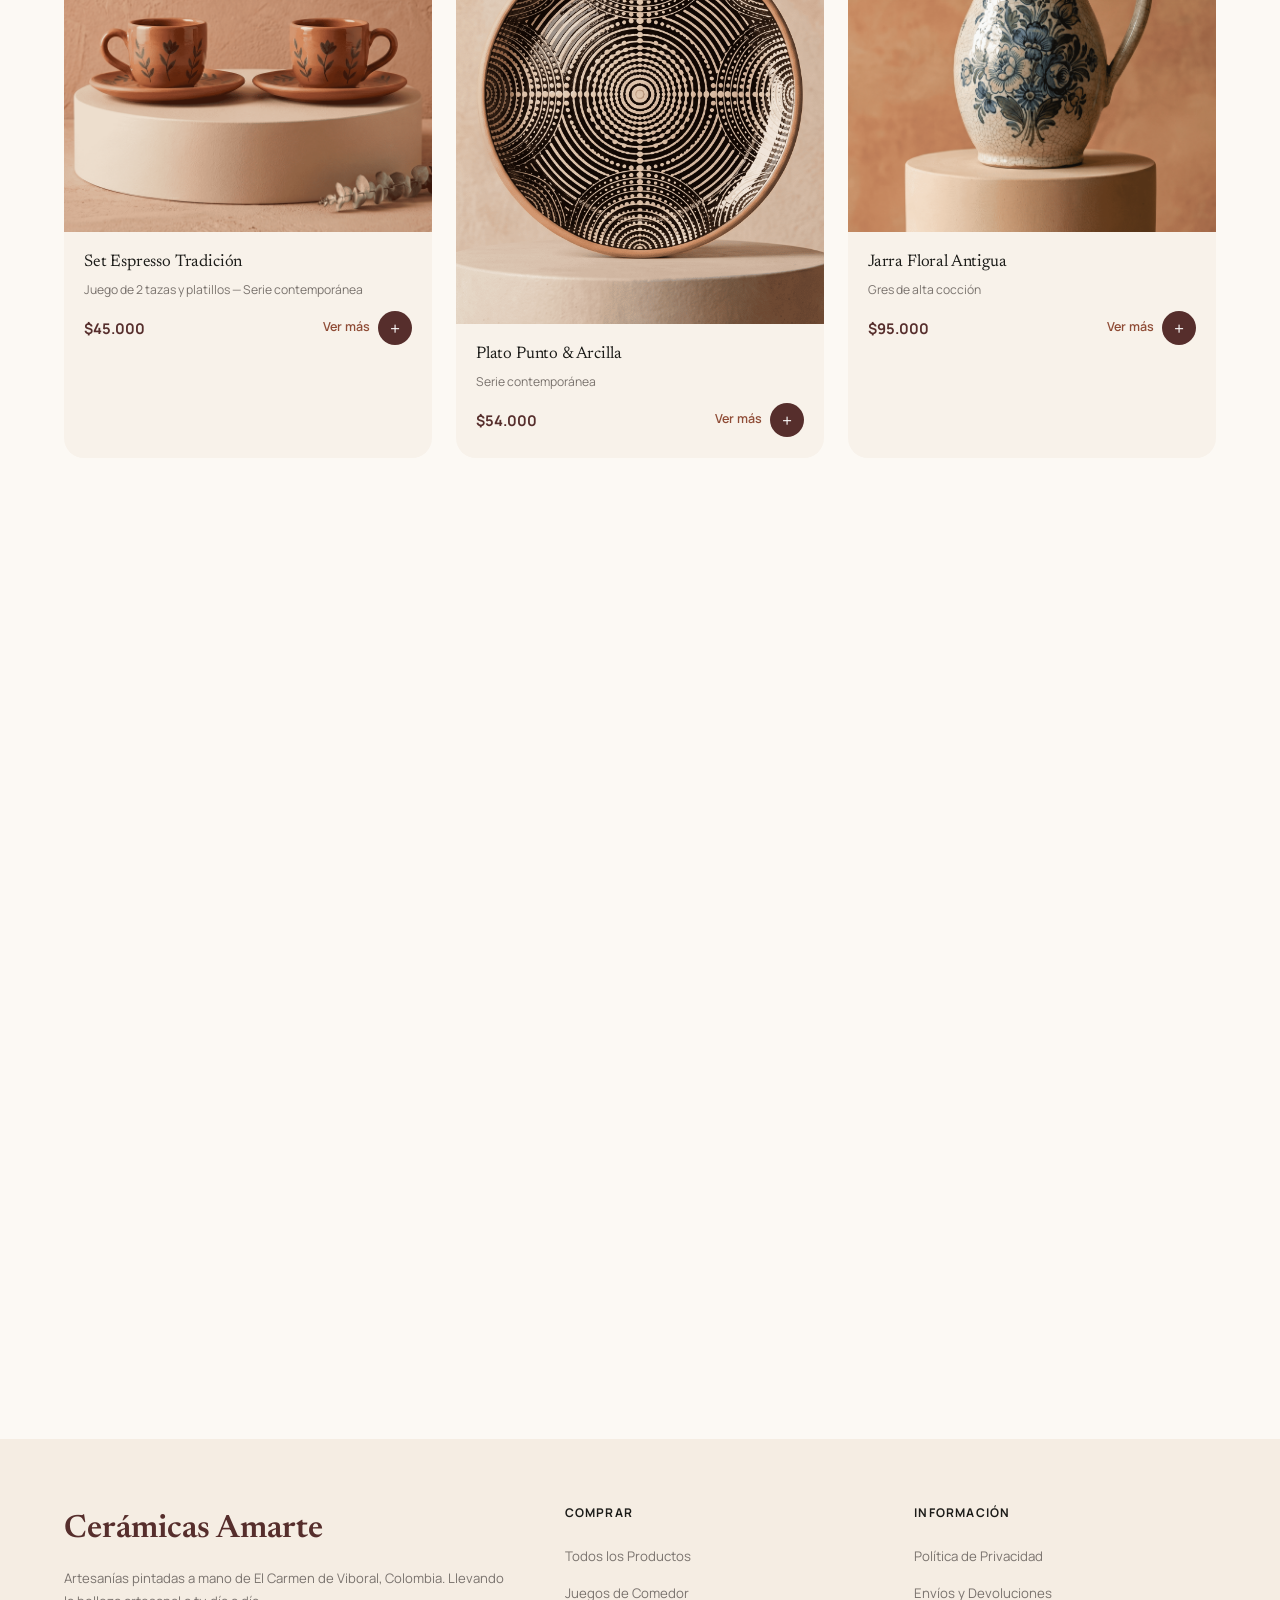
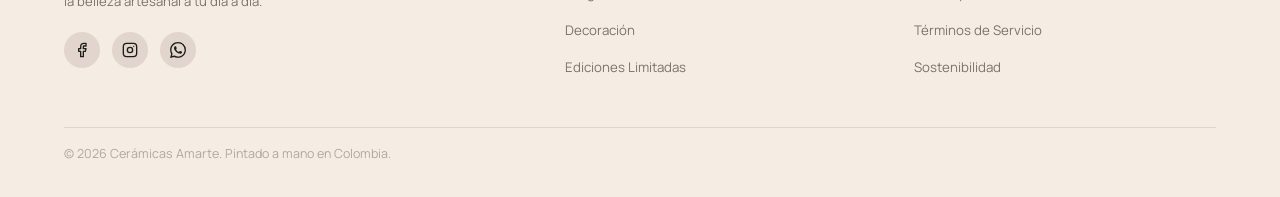
<file: tienda.html>
<!DOCTYPE html>
<html lang="es">
<head>
  <!-- Copyright (c) 2026 Manuel Salazar Urrego. Todos los derechos reservados. -->
  <!-- Licenciado bajo licencia privativa. Ver archivo LICENSE para detalles. -->
  <meta charset="UTF-8"/>
  <meta name="viewport" content="width=device-width, initial-scale=1.0"/>
  <title>Tienda — Cerámicas Amarte | Cerámica artesanal de El Carmen de Viboral</title>
  <meta name="description" content="Explora nuestro catálogo de cerámica artesanal pintada a mano. Platos, bowls, jarrones y decoración hechos en El Carmen de Viboral, Antioquia. Envíos a todo Colombia."/>
  <meta property="og:type" content="website"/>
  <meta property="og:title" content="Tienda — Cerámicas Amarte | Cerámica artesanal de El Carmen de Viboral"/>
  <meta property="og:description" content="Explora nuestro catálogo de cerámica artesanal pintada a mano. Platos, bowls, jarrones y decoración hechos en El Carmen de Viboral, Antioquia."/>
  <meta property="og:image" content="https://ceramicasamarte.com/assets/logo.png"/>
  <meta property="og:url" content="https://ceramicasamarte.com/tienda.html"/>
  <meta property="og:locale" content="es_CO"/>
  <meta name="twitter:card" content="summary_large_image"/>
  <meta name="twitter:title" content="Tienda — Cerámicas Amarte | Cerámica artesanal de El Carmen de Viboral"/>
  <meta name="twitter:description" content="Explora nuestro catálogo de cerámica artesanal pintada a mano. Platos, bowls, jarrones y decoración."/>
  <meta name="twitter:image" content="https://ceramicasamarte.com/assets/logo.png"/>
  <link rel="canonical" href="https://ceramicasamarte.com/tienda.html"/>
  <link rel="stylesheet" href="style.css"/>
  <link rel="icon" type="image/x-icon" href="assets/logo.png"/>
  <script type="application/ld+json">
  {
    "@context": "https://schema.org",
    "@type": "Organization",
    "name": "Cerámicas Amarte",
    "url": "https://ceramicasamarte.com",
    "logo": "https://ceramicasamarte.com/assets/logo.png",
    "description": "Artesanías pintadas a mano de El Carmen de Viboral, Colombia.",
    "contactPoint": {
      "@type": "ContactPoint",
      "telephone": "+57-3128597397",
      "contactType": "customer service"
    },
    "sameAs": [
      "https://www.instagram.com/ceramicasamarte/",
      "https://www.facebook.com/profile.php?id=100080872444026"
    ]
  }
  </script>
</head>
<body>
  <a class="skip-link" href="#main-content">Saltar al contenido principal</a>

  <nav class="navbar scrolled" id="navbar">
    <a href="index.html" class="navbar-brand">Cerámicas Amarte</a>
    <ul class="navbar-links">
      <li><a href="index.html">Hogar</a></li>
      <li><a href="tienda.html">Tienda</a></li>
      <li><a href="index.html#nosotros">Sobre Nosotros</a></li>
      <li><a href="contacto.html">Contacto</a></li>
    </ul>
    <div style="display:flex;align-items:center;gap:0.5rem;">
      <button id="cart-btn" aria-label="Abrir carrito de compras">
        <svg width="22" height="22" viewBox="0 0 24 24" fill="none" stroke="currentColor" stroke-width="2" stroke-linecap="round" stroke-linejoin="round" aria-hidden="true">
          <circle cx="9" cy="21" r="1"/><circle cx="20" cy="21" r="1"/>
          <path d="M1 1h4l2.68 13.39a2 2 0 0 0 2 1.61h9.72a2 2 0 0 0 2-1.61L23 6H6"/>
        </svg>
        <span id="cart-badge"></span>
      </button>
      <button class="nav-hamburger" aria-label="Abrir menú" aria-expanded="false">
        <span></span><span></span><span></span>
      </button>
    </div>
  </nav>
  <nav class="nav-mobile">
    <a href="index.html">Hogar</a>
    <a href="tienda.html">Tienda</a>
    <a href="index.html#nosotros">Sobre Nosotros</a>
    <a href="contacto.html">Contacto</a>
  </nav>

  <div id="cart-overlay"></div>
  <aside id="cart-drawer" role="dialog" aria-label="Carrito de compras" aria-modal="true">
    <div class="cart-header">
      <h2>Mi Carrito</h2>
      <button class="cart-close" id="cart-close" aria-label="Cerrar carrito">✕</button>
    </div>
    <div class="cart-items" id="cart-items-list"></div>
    <div class="cart-footer">
      <div class="cart-total">
        <span>Total estimado</span>
        <span class="cart-total-amount" id="cart-total-amount">$0</span>
      </div>
      <button id="cart-checkout-btn" class="btn btn-whatsapp" style="width:100%;gap:0.6rem">
        <svg viewBox="0 0 24 24" fill="white" width="18" height="18" aria-hidden="true"><path d="M17.472 14.382c-.297-.149-1.758-.867-2.03-.967-.273-.099-.471-.148-.67.15-.197.297-.767.966-.94 1.164-.173.199-.347.223-.644.075-.297-.15-1.255-.463-2.39-1.475-.883-.788-1.48-1.761-1.653-2.059-.173-.297-.018-.458.13-.606.134-.133.298-.347.446-.52.149-.174.198-.298.298-.497.099-.198.05-.371-.025-.52-.075-.149-.669-1.612-.916-2.207-.242-.579-.487-.5-.669-.51-.173-.008-.371-.01-.57-.01-.198 0-.52.074-.792.372-.272.297-1.04 1.016-1.04 2.479 0 1.462 1.065 2.875 1.213 3.074.149.198 2.096 3.2 5.077 4.487.709.306 1.262.489 1.694.625.712.227 1.36.195 1.871.118.571-.085 1.758-.719 2.006-1.413.248-.694.248-1.289.173-1.413-.074-.124-.272-.198-.57-.347m-5.421 7.403h-.004a9.87 9.87 0 0 1-5.031-1.378l-.361-.214-3.741.982.998-3.648-.235-.374a9.86 9.86 0 0 1-1.51-5.26c.001-5.45 4.436-9.884 9.888-9.884 2.64 0 5.122 1.03 6.988 2.898a9.825 9.825 0 0 1 2.893 6.994c-.003 5.45-4.437 9.884-9.885 9.884m8.413-18.297A11.815 11.815 0 0 0 12.05 0C5.495 0 .16 5.335.157 11.892c0 2.096.547 4.142 1.588 5.945L.057 24l6.305-1.654a11.882 11.882 0 0 0 5.683 1.448h.005c6.554 0 11.89-5.335 11.893-11.893a11.821 11.821 0 0 0-3.48-8.413z"/></svg>
        Finalizar pedido por WhatsApp
      </button>
      <button class="btn btn-secondary" style="width:100%;" onclick="document.getElementById('cart-close').click()">Seguir comprando</button>
    </div>
  </aside>

  <main id="main-content">
  <section class="catalog-hero">
    <div class="catalog-hero-bg"></div>
    <div class="catalog-hero-overlay"></div>
    <div class="catalog-hero-content">
      <p class="eyebrow">La Colección</p>
      <h1>Catálogo Artesanal</h1>
      <p>Cada pieza está pintada a mano en El Carmen de Viboral, y cada pincelada lleva consigo un siglo de tradición.</p>
    </div>
  </section>

  <div id="filter-bar">
    <div class="filter-tabs" role="tablist">
      <button class="filter-tab active" data-filter="all" role="tab" aria-selected="true">Todos los Productos</button>
      <button class="filter-tab" data-filter="platos" role="tab">Platos</button>
      <button class="filter-tab" data-filter="bowls" role="tab">Bowls</button>
      <button class="filter-tab" data-filter="decorativo" role="tab">Decorativo</button>
      <button class="filter-tab" data-filter="nuevo" role="tab">Nuevos <span class="filter-dot"></span></button>
    </div>
    <div style="display:flex;align-items:center;gap:0.65rem;">
      <span class="sort-label">Organizar por:</span>
      <select class="sort-select" aria-label="Ordenar productos">
        <option>Destacados</option>
        <option>Precio: menor a mayor</option>
        <option>Precio: mayor a menor</option>
        <option>Más recientes</option>
      </select>
    </div>
  </div>

  <div id="products-grid"></div>

  <div class="load-more-section reveal">
    <p class="load-more-count">Mostrando 8 piezas artesanales</p>
    <button class="btn btn-primary" style="min-width:200px">Cargar más</button>
    <div class="pagination">
      <button class="page-btn active">1</button>
      <button class="page-btn">2</button>
      <button class="page-btn">3</button>
      <span class="page-dots">…</span>
      <button class="page-btn">6</button>
    </div>
  </div>
  </main>

  <footer>
    <div class="footer-grid">
      <div class="footer-brand">
        <h3>Cerámicas Amarte</h3>
        <p>Artesanías pintadas a mano de El Carmen de Viboral, Colombia. Llevando la belleza artesanal a tu día a día.</p>
        <div class="footer-socials">
          <a href="https://www.facebook.com/profile.php?id=100080872444026&ref=NONE_xav_ig_profile_page_web" aria-label="Facebook"><svg viewBox="0 0 24 24" fill="none" stroke="currentColor" stroke-width="2" stroke-linecap="round" stroke-linejoin="round"><path d="M18 2h-3a5 5 0 0 0-5 5v3H7v4h3v8h4v-8h3l1-4h-4V7a1 1 0 0 1 1-1h3z"/></svg></a>
          <a href="https://www.instagram.com/ceramicasamarte/" aria-label="Instagram"><svg viewBox="0 0 24 24" fill="none" stroke="currentColor" stroke-width="2" stroke-linecap="round" stroke-linejoin="round"><rect x="2" y="2" width="20" height="20" rx="5"/><circle cx="12" cy="12" r="4"/><circle cx="17.5" cy="6.5" r="1" fill="currentColor" stroke="none"/></svg></a>
          <a href="https://api.whatsapp.com/message/XONETFUHFXILM1?autoload=1&app_absent=0&utm_source=ig" aria-label="WhatsApp"><svg viewBox="0 0 24 24" fill="currentColor"><path d="M17.472 14.382c-.297-.149-1.758-.867-2.03-.967-.273-.099-.471-.148-.67.15-.197.297-.767.966-.94 1.164-.173.199-.347.223-.644.075-.297-.15-1.255-.463-2.39-1.475-.883-.788-1.48-1.761-1.653-2.059-.173-.297-.018-.458.13-.606.134-.133.298-.347.446-.52.149-.174.198-.298.298-.497.099-.198.05-.371-.025-.52-.075-.149-.669-1.612-.916-2.207-.242-.579-.487-.5-.669-.51-.173-.008-.371-.01-.57-.01-.198 0-.52.074-.792.372-.272.297-1.04 1.016-1.04 2.479 0 1.462 1.065 2.875 1.213 3.074.149.198 2.096 3.2 5.077 4.487.709.306 1.262.489 1.694.625.712.227 1.36.195 1.871.118.571-.085 1.758-.719 2.006-1.413.248-.694.248-1.289.173-1.413-.074-.124-.272-.198-.57-.347m-5.421 7.403h-.004a9.87 9.87 0 0 1-5.031-1.378l-.361-.214-3.741.982.998-3.648-.235-.374a9.86 9.86 0 0 1-1.51-5.26c.001-5.45 4.436-9.884 9.888-9.884 2.64 0 5.122 1.03 6.988 2.898a9.825 9.825 0 0 1 2.893 6.994c-.003 5.45-4.437 9.884-9.885 9.884m8.413-18.297A11.815 11.815 0 0 0 12.05 0C5.495 0 .16 5.335.157 11.892c0 2.096.547 4.142 1.588 5.945L.057 24l6.305-1.654a11.882 11.882 0 0 0 5.683 1.448h.005c6.554 0 11.89-5.335 11.893-11.893a11.821 11.821 0 0 0-3.48-8.413z"/></svg></a>
        </div>
      </div>
      <div class="footer-col">
        <h4>Comprar</h4>
        <ul>
          <li><a href="tienda.html">Todos los Productos</a></li>
          <li><a href="tienda.html">Juegos de Comedor</a></li>
          <li><a href="tienda.html">Decoración</a></li>
          <li><a href="tienda.html">Ediciones Limitadas</a></li>
        </ul>
      </div>
      <div class="footer-col">
        <h4>Información</h4>
        <ul>
          <li><span>Política de Privacidad</span></li>
          <li><span>Envíos y Devoluciones</span></li>
          <li><span>Términos de Servicio</span></li>
          <li><span>Sostenibilidad</span></li>
        </ul>
      </div>
    </div>
    <div class="footer-bottom">
      <div>© 2026 Cerámicas Amarte. Pintado a mano en Colombia.</div>

    </div>
  </footer>

  <a id="whatsapp-fab" href="#" target="_blank" rel="noopener" aria-label="Contáctanos por WhatsApp">
    <svg viewBox="0 0 24 24" fill="white" aria-hidden="true"><path d="M17.472 14.382c-.297-.149-1.758-.867-2.03-.967-.273-.099-.471-.148-.67.15-.197.297-.767.966-.94 1.164-.173.199-.347.223-.644.075-.297-.15-1.255-.463-2.39-1.475-.883-.788-1.48-1.761-1.653-2.059-.173-.297-.018-.458.13-.606.134-.133.298-.347.446-.52.149-.174.198-.298.298-.497.099-.198.05-.371-.025-.52-.075-.149-.669-1.612-.916-2.207-.242-.579-.487-.5-.669-.51-.173-.008-.371-.01-.57-.01-.198 0-.52.074-.792.372-.272.297-1.04 1.016-1.04 2.479 0 1.462 1.065 2.875 1.213 3.074.149.198 2.096 3.2 5.077 4.487.709.306 1.262.489 1.694.625.712.227 1.36.195 1.871.118.571-.085 1.758-.719 2.006-1.413.248-.694.248-1.289.173-1.413-.074-.124-.272-.198-.57-.347m-5.421 7.403h-.004a9.87 9.87 0 0 1-5.031-1.378l-.361-.214-3.741.982.998-3.648-.235-.374a9.86 9.86 0 0 1-1.51-5.26c.001-5.45 4.436-9.884 9.888-9.884 2.64 0 5.122 1.03 6.988 2.898a9.825 9.825 0 0 1 2.893 6.994c-.003 5.45-4.437 9.884-9.885 9.884m8.413-18.297A11.815 11.815 0 0 0 12.05 0C5.495 0 .16 5.335.157 11.892c0 2.096.547 4.142 1.588 5.945L.057 24l6.305-1.654a11.882 11.882 0 0 0 5.683 1.448h.005c6.554 0 11.89-5.335 11.893-11.893a11.821 11.821 0 0 0-3.48-8.413z"/></svg>
  </a>
  <div class="toast-added" id="toast-added" aria-live="polite"></div>

  <script src="https://code.jquery.com/jquery-3.7.1.min.js"></script>
  <script src="main.js"></script>
</body>
</html>
</file>
<file: style.css>
/* Copyright (c) 2026 Cerámicas Amarte. Todos los derechos reservados. */
/* Licenciado bajo licencia privativa. Ver archivo LICENSE para detalles. */

@import url('https://fonts.googleapis.com/css2?family=Newsreader:ital,opsz,wght@0,6..72,300;0,6..72,400;0,6..72,500;1,6..72,300;1,6..72,400&family=Manrope:wght@300;400;500;600;700&display=swap');
@import url('https://fonts.googleapis.com/css2?family=Manrope:wght@200..800&display=swap');


:root {
  --primary:          #562E2C;
  --primary-dark:     #3d1f1e;
  --secondary:        #8f4c36;
  --secondary-light:  hsl(15, 45, 39, 10%);
  --surface:          #fcf9f4;
  --surface-low:      #f5ede3;
  --surface-card:     #f8f2ea;
  --on-surface:       #1c1c19;
  --on-surface-muted: #7a736e;
  --on-surface-faint: #b0a89f;
  --outline-ghost:    rgba(86,46,44,0.12);
  --outline-soft:     rgba(86,46,44,0.22);
  --shadow-ambient:   0px 12px 32px rgba(81,68,67,0.07);
  --radius-sm:        0.5rem;
  --radius-md:        0.75rem;
  --radius-lg:        1.25rem;
  --radius-xl:        2rem;
  --radius-pill:      100px;
  --font-display:     'Newsreader', Georgia, serif;
  --font-body:        'Manrope', sans-serif;
  --nav-h:            82px;
  --transition:       all 0.3s cubic-bezier(0.4,0,0.2,1);
}


/* ══════════════════════════════════════════════
   ESTILO 1 — Etiqueta: Reset universal
   Elimina márgenes y padding por defecto en todos los elementos
   ══════════════════════════════════════════════ */
*, *::before, *::after {
  box-sizing: border-box;
  margin: 0;
  padding: 0;
}

/* ══════════════════════════════════════════════
   ESTILO 2 — Etiqueta: html
   Activa scroll suave y tamaño de fuente base
   ══════════════════════════════════════════════ */
html {
  scroll-behavior: smooth;
  font-size: 16px;
}

/* ══════════════════════════════════════════════
   ESTILO 3 — Etiqueta: body
   Tipografía principal, color de fondo del canvas artesanal
   y suavizado de fuentes
   ══════════════════════════════════════════════ */
body {
  font-family: var(--font-body);
  background-color: var(--surface);
  color: var(--on-surface);
  line-height: 1.65;
  -webkit-font-smoothing: antialiased;
  overflow-x: clip;
}

:focus-visible {
  outline: 2px solid var(--secondary);
  outline-offset: 2px;
}

.visually-hidden {
  position: absolute;
  width: 1px;
  height: 1px;
  padding: 0;
  margin: -1px;
  overflow: hidden;
  clip: rect(0, 0, 0, 0);
  white-space: nowrap;
  border: 0;
}

.skip-link {
  position: fixed;
  top: -100%;
  left: 1rem;
  z-index: 10000;
  background: var(--on-surface);
  color: #fff;
  padding: 0.6rem 1.2rem;
  border-radius: 0 0 var(--radius-sm) var(--radius-sm);
  font-size: 0.9rem;
  font-weight: 600;
  transition: top 0.15s ease;
}
.skip-link:focus {
  top: 0;
}

:target {
  scroll-margin-top: calc(var(--nav-h) + 1rem);
}

/* ══════════════════════════════════════════════
   ESTILO 4 — Etiqueta: img
   Hace que todas las imágenes sean responsivas por defecto
   ══════════════════════════════════════════════ */
img {
  display: block;
  width: 100%;
  object-fit: cover;
}

/* ══════════════════════════════════════════════
   ESTILO 5 — Etiqueta: a
   Quita el subrayado y hereda el color del contenedor
   ══════════════════════════════════════════════ */
a {
  text-decoration: none;
  color: inherit;
}

/* ══════════════════════════════════════════════
   ESTILO 6 — Etiqueta: ul
   Elimina los puntos de lista por defecto
   ══════════════════════════════════════════════ */
ul {
  list-style: none;
}

/* ══════════════════════════════════════════════
   ESTILO 7 — Etiqueta: button
   Resetea estilos de botón nativo y hereda tipografía
   ══════════════════════════════════════════════ */
button {
  cursor: pointer;
  font-family: var(--font-body);
  border: none;
  background: none;
}

/* ══════════════════════════════════════════════
   ESTILO 8 — Etiqueta: input, textarea, select
   Hereda la tipografía del proyecto en los campos de formulario
   ══════════════════════════════════════════════ */
input, textarea, select {
  font-family: var(--font-body);
}

/* ══════════════════════════════════════════════
   ESTILO 9 — Etiqueta: footer
   Contenedor del pie de página con fondo cálido y nombre de alumnos
   ══════════════════════════════════════════════ */
footer {
  background: var(--surface-low);
  padding: 4rem clamp(1.5rem, 5vw, 4rem) 2rem;
  margin-top: 5rem;
}

/* ══════════════════════════════════════════════
   ESTILO 10 — Etiqueta: table
   Colapsa bordes de la tabla de especificaciones
   ══════════════════════════════════════════════ */
table {
  width: 100%;
  border-collapse: collapse;
}

/* ══════════════════════════════════════════════
   ESTILO 11 — Clase: .navbar
   Barra de navegación fija en la parte superior.
   Glassmorphism al hacer scroll.
   ══════════════════════════════════════════════ */
.navbar {
  position: fixed;
  top: 0; left: 0; right: 0;
  z-index: 1000;
  height: var(--nav-h);
  display: flex;
  align-items: center;
  justify-content: space-between;
  padding: 0 clamp(1.5rem, 5vw, 4rem);
  opacity: 0;
  transition: background 0.4s ease, box-shadow 0.4s ease, opacity 0.4s ease;
}

/* ══════════════════════════════════════════════
   ESTILO 12 — Clase: .navbar.scrolled
   Estado de la barra al hacer scroll — activa el efecto
   de vidrio esmerilado con backdrop-filter
   ══════════════════════════════════════════════ */
.navbar.scrolled {
  background: rgba(252,249,244,0.88);
  backdrop-filter: blur(20px);
  -webkit-backdrop-filter: blur(20px);
  box-shadow: var(--shadow-ambient);
  opacity: 1;
}

/* ══════════════════════════════════════════════
   ESTILO 13 — Clase: .navbar-brand
   Logotipo / nombre de la marca en la barra de navegación,
   usando la tipografía serif de firma del proyecto
   ══════════════════════════════════════════════ */
.navbar-brand {
  font-family: var(--font-display);
  font-size: 1.8rem;
  font-weight: 600;
  color: var(--primary);
  letter-spacing: -0.01em;
  flex-shrink: 0;
}

/* ══════════════════════════════════════════════
   ESTILO 14 — Clase: .navbar-links
   Lista de enlaces de navegación en desktop.
   Gap generoso para espaciado entre ítems.
   ══════════════════════════════════════════════ */
.navbar-links {
  display: flex;
  align-items: center;
  gap: 2.5rem;
}

/* ══════════════════════════════════════════════
   ESTILO 15 — Clase: .navbar-links a
   Estilo de cada enlace de navegación. El subrayado
   aparece solo en el estado :hover y .active
   ══════════════════════════════════════════════ */
.navbar-links a {
  font-size: 0.85rem;
  font-weight: 500;
  color: var(--on-surface);
  position: relative;
  padding-bottom: 2px;
  transition: color 0.2s ease;
}

/* Línea inferior animada en links de nav */
.navbar-links a::after {
  content: '';
  position: absolute;
  bottom: -2px; left: 0; right: 0;
  height: 1.5px;
  background: var(--secondary);
  border-radius: 2px;
  transform: scaleX(0);
  transition: transform 0.25s ease;
  transform-origin: left;
}

.navbar-links a:hover,
.navbar-links a.active { color: var(--secondary); }

.navbar-links a:hover::after,
.navbar-links a.active::after { transform: scaleX(1); }

/* ══════════════════════════════════════════════
   ESTILO 16 — Clase: .nav-hamburger
   Botón de menú hamburguesa para pantallas móviles.
   Las 3 barras se animan a X al estar activo.
   ══════════════════════════════════════════════ */
.nav-hamburger {
  display: none;
  flex-direction: column;
  gap: 5px;
  padding: 4px;
  width: 28px;
}

.nav-hamburger span {
  display: block;
  width: 100%;
  height: 2px;
  background: #1c1c19; /* var(--on-surface) explicit for Safari */
  border-radius: 2px;
  transition: var(--transition);
}

/* Animación de las 3 barras al abrir el menú */
.nav-hamburger.open span:nth-child(1) { transform: translateY(7px) rotate(45deg); }
.nav-hamburger.open span:nth-child(2) { opacity: 0; }
.nav-hamburger.open span:nth-child(3) { transform: translateY(-7px) rotate(-45deg); }

/* ══════════════════════════════════════════════
   ESTILO 17 — Clase: .nav-mobile
   Menú desplegable en móvil, oculto por defecto.
   Se muestra con jQuery slideToggle al abrir.
   ══════════════════════════════════════════════ */
.nav-mobile {
  display: flex;
  flex-direction: column;
  align-items: center;
  position: fixed;
  top: var(--nav-h); left: 0; right: 0;
  background: rgba(252,249,244,0.97);
  backdrop-filter: blur(20px);
  padding: 2rem clamp(1.5rem, 5vw, 4rem);
  gap: 1.5rem;
  z-index: 999;
  box-shadow: var(--shadow-ambient);
  max-height: 0;
  overflow: hidden;
  padding-top: 0;
  padding-bottom: 0;
  opacity: 0;
  transition: max-height 0.35s cubic-bezier(0.4,0,0.2,1),
              opacity 0.3s ease,
              padding 0.35s ease;
}

.nav-mobile.open {
  max-height: 400px;
  opacity: 1;
  padding-top: 2rem;
  padding-bottom: 2rem;
}

.nav-mobile a { font-size: 1.1rem; font-weight: 500; color: var(--primary); }
.nav-mobile a:hover { color: var(--secondary); }

/* ══════════════════════════════════════════════
   ESTILO 18 — ID: #cart-btn
   Botón del carrito en la barra de navegación.
   Muestra la cantidad de ítems con una insignia.
   ══════════════════════════════════════════════ */
#cart-btn {
  position: relative;
  display: flex;
  align-items: center;
  justify-content: center;
  width: 40px; height: 40px;
  border-radius: 50%;
  cursor: pointer;
  transition: background 0.2s;
  background: transparent;
  color: #1c1c19; /* var(--on-surface) explicit for Safari SVG stroke */
}

#cart-btn:hover { background: var(--outline-ghost); }

/* ══════════════════════════════════════════════
   ESTILO 19 — ID: #cart-badge
   Insignia numérica sobre el ícono del carrito.
   Oculta cuando el carrito está vacío.
   ══════════════════════════════════════════════ */
#cart-badge {
  position: absolute;
  top: 2px; right: 2px;
  min-width: 18px; height: 18px;
  background: var(--secondary);
  color: #fff;
  font-size: 0.65rem;
  font-weight: 700;
  border-radius: 50%;
  display: flex;
  align-items: center;
  justify-content: center;
  padding: 0 3px;
  display: none;
}

/* ══════════════════════════════════════════════
   ESTILO 20 — ID: #cart-drawer
   Panel lateral del carrito de compras.
   Se desliza desde la derecha al hacer click en el ícono.
   ══════════════════════════════════════════════ */
#cart-drawer {
  position: fixed;
  top: 0; right: 0;
  width: 400px;
  max-width: 100vw;
  height: 100vh;
  background: var(--surface);
  z-index: 2000;
  box-shadow: -8px 0 40px rgba(28,28,25,0.15);
  display: flex;
  flex-direction: column;
  transform: translateX(110%);
  transition: transform 0.4s cubic-bezier(0.4,0,0.2,1);
}

#cart-drawer.open { transform: translateX(0); }

/* ══════════════════════════════════════════════
   ESTILO 21 — ID: #cart-overlay
   Overlay oscuro detrás del carrito al estar abierto.
   Cierra el carrito al hacer click.
   ══════════════════════════════════════════════ */
#cart-overlay {
  position: fixed;
  inset: 0;
  background: rgba(28,28,25,0.45);
  z-index: 1999;
  opacity: 0;
  pointer-events: none;
  transition: opacity 0.4s ease;
}

#cart-overlay.visible {
  opacity: 1;
  pointer-events: all;
}

/* ══════════════════════════════════════════════
   ESTILO 22 — Clase: .cart-header
   Encabezado del panel del carrito con título y botón cerrar
   ══════════════════════════════════════════════ */
.cart-header {
  display: flex;
  align-items: center;
  justify-content: space-between;
  padding: 1.5rem 1.75rem;
  border-bottom: 1px solid var(--outline-ghost);
}

.cart-header h2 {
  font-family: var(--font-display);
  font-size: 1.3rem;
  font-weight: 500;
  color: var(--on-surface);
}

.cart-close {
  width: 36px; height: 36px;
  border-radius: 50%;
  display: flex; align-items: center; justify-content: center;
  transition: background 0.2s;
  cursor: pointer;
  background: transparent; border: none;
  font-size: 1.2rem; color: var(--on-surface-muted);
}
.cart-close:hover { background: var(--outline-ghost); color: var(--on-surface); }

/* ══════════════════════════════════════════════
   ESTILO 23 — Clase: .cart-items
   Contenedor scrollable de los productos del carrito.
   Flex-grow para ocupar el espacio disponible.
   ══════════════════════════════════════════════ */
.cart-items {
  flex: 1;
  overflow-y: auto;
  padding: 1.25rem 1.75rem;
  display: flex;
  flex-direction: column;
  gap: 1rem;
}

/* ══════════════════════════════════════════════
   ESTILO 24 — Clase: .cart-item
   Cada producto dentro del carrito.
   Layout de grid con imagen, info y controles.
   ══════════════════════════════════════════════ */
.cart-item {
  display: grid;
  grid-template-columns: 72px 1fr auto;
  gap: 1rem;
  align-items: center;
  padding: 0.85rem;
  background: var(--surface-card);
  border-radius: var(--radius-md);
}

.cart-item-img {
  width: 72px; height: 72px;
  border-radius: var(--radius-sm);
  overflow: hidden;
  flex-shrink: 0;
}
.cart-item-img img { width: 100%; height: 100%; }

.cart-item-name {
  font-family: var(--font-display);
  font-size: 0.9rem;
  font-weight: 400;
  color: var(--on-surface);
  margin-bottom: 0.2rem;
}
.cart-item-price { font-size: 0.85rem; font-weight: 700; color: var(--primary); }

/* Controles de cantidad + y - */
.cart-qty {
  display: flex;
  align-items: center;
  gap: 0.5rem;
  margin-top: 0.4rem;
}
.cart-qty button {
  width: 26px; height: 26px;
  border-radius: 50%;
  background: var(--surface-low);
  border: 1px solid var(--outline-ghost);
  font-size: 0.9rem;
  display: flex; align-items: center; justify-content: center;
  transition: background 0.2s;
}
.cart-qty button:hover { background: var(--outline-soft); }
.cart-qty span { font-size: 0.85rem; font-weight: 600; min-width: 20px; text-align: center; }

.cart-item-remove {
  width: 28px; height: 28px;
  border-radius: 50%; border: none; background: transparent;
  color: var(--on-surface-faint); font-size: 1rem; cursor: pointer;
  display: flex; align-items: center; justify-content: center;
  transition: color 0.2s, background 0.2s;
  align-self: flex-start;
}
.cart-item-remove:hover { color: var(--primary); background: rgba(86,46,44,0.08); }

/* ══════════════════════════════════════════════
   ESTILO 25 — Clase: .cart-empty
   Mensaje y ícono cuando el carrito no tiene productos
   ══════════════════════════════════════════════ */
.cart-empty {
  display: flex;
  flex-direction: column;
  align-items: center;
  justify-content: center;
  height: 100%;
  gap: 1rem;
  color: var(--on-surface-muted);
  text-align: center;
  padding: 3rem 2rem;
}
.cart-empty svg { opacity: 0.3; }
.cart-empty p { font-size: 0.9rem; line-height: 1.6; }

/* ══════════════════════════════════════════════
   ESTILO 26 — Clase: .cart-footer
   Pie del panel del carrito: total y botones de acción
   ══════════════════════════════════════════════ */
.cart-footer {
  padding: 1.5rem 1.75rem;
  border-top: 1px solid var(--outline-ghost);
  display: flex;
  flex-direction: column;
  gap: 0.75rem;
  background: var(--surface-low);
}

.cart-total {
  display: flex;
  justify-content: space-between;
  align-items: center;
  margin-bottom: 0.25rem;
}
.cart-total span:first-child { font-size: 0.85rem; color: var(--on-surface-muted); }
.cart-total-amount { font-size: 1.2rem; font-weight: 700; color: var(--primary); }

/* ══════════════════════════════════════════════
   ESTILO 27 — Clase: .btn
   Botón base: padding, radio de borde, transición.
   Base para todas las variantes de botón del proyecto.
   ══════════════════════════════════════════════ */
.btn {
  display: inline-flex;
  align-items: center;
  justify-content: center;
  gap: 0.5rem;
  padding: 0.8rem 1.75rem;
  border-radius: var(--radius-md);
  font-size: 0.875rem;
  font-weight: 600;
  letter-spacing: 0.02em;
  transition: var(--transition);
  white-space: nowrap;
  border: none;
  cursor: pointer;
}

/* ══════════════════════════════════════════════
   ESTILO 28 — Clase: .btn-primary
   Botón principal relleno con el color primario (marrón profundo)
   ══════════════════════════════════════════════ */
.btn-primary {
  background: var(--primary);
  color: #fff;
}
.btn-primary:hover {
  background: var(--primary-dark);
  transform: translateY(-1px);
  box-shadow: var(--shadow-ambient);
}

/* ══════════════════════════════════════════════
   ESTILO 29 — Clase: .btn-secondary
   Botón secundario con borde sutil y fondo transparente
   ══════════════════════════════════════════════ */
.btn-secondary {
  background: transparent;
  color: var(--on-surface);
  box-shadow: inset 0 0 0 1.5px var(--outline-soft);
}
.btn-secondary:hover { background: var(--surface-low); }

/* ══════════════════════════════════════════════
   ESTILO 30 — Clase: .btn-whatsapp
   Botón verde de WhatsApp para compras directas
   ══════════════════════════════════════════════ */
.btn-whatsapp {
  background: #25D366;
  color: #fff;
}
.btn-whatsapp:hover {
  background: #1ebe5a;
  transform: translateY(-1px);
  box-shadow: 0 8px 24px rgba(37,211,102,0.35);
}

/* ══════════════════════════════════════════════
   ESTILO 31 — Clase: .btn-ghost
   Botón texto sin fondo. Solo subrayado en hover.
   Usado como "Ver más →" en tarjetas de producto.
   ══════════════════════════════════════════════ */
.btn-ghost {
  color: var(--secondary);
  font-weight: 600;
  padding: 0;
  border-bottom: 1.5px solid transparent;
  transition: border-color 0.2s ease;
  background: none;
}
.btn-ghost:hover { border-color: var(--secondary); }

/* ══════════════════════════════════════════════
   ESTILO 32 — Clase: .btn-add-cart
   Botón de "Agregar al carrito" en tarjetas del catálogo.
   Pequeño, con ícono + y terracota sutil.
   ══════════════════════════════════════════════ */
.btn-add-cart {
  width: 34px; height: 34px;
  border-radius: 50%;
  background: var(--primary);
  color: #fff;
  font-size: 1.1rem;
  display: flex; align-items: center; justify-content: center;
  border: none; cursor: pointer;
  transition: transform 0.2s, background 0.2s;
  flex-shrink: 0;
}
.btn-add-cart:hover { background: var(--primary-dark); transform: scale(1.12); }

/* ══════════════════════════════════════════════
   ESTILO 33 — ID: #whatsapp-fab
   Botón flotante de WhatsApp fijo en la esquina inferior derecha.
   Visible en todas las páginas para contacto rápido.
   ══════════════════════════════════════════════ */
#whatsapp-fab {
  position: fixed;
  bottom: 2rem; right: 2rem;
  z-index: 997;
  width: 56px; height: 56px;
  border-radius: 50%;
  background: #25D366;
  display: flex; align-items: center; justify-content: center;
  box-shadow: 0 4px 20px rgba(37,211,102,0.45);
  transition: transform 0.3s cubic-bezier(0.34,1.56,0.64,1), box-shadow 0.3s;
  animation: fab-pulse 3s ease-in-out infinite;
}
#whatsapp-fab:hover {
  transform: scale(1.12);
  box-shadow: 0 8px 28px rgba(37,211,102,0.55);
  animation: none;
}
#whatsapp-fab svg { width: 28px; height: 28px; }

@keyframes fab-pulse {
  0%, 100% { box-shadow: 0 4px 20px rgba(37,211,102,0.45); }
  50%       { box-shadow: 0 4px 28px rgba(37,211,102,0.65); }
}

/* ══════════════════════════════════════════════
   ESTILO 34 — Clase: .chip
   Pastilla de estado: "Hecho a Mano", "Listo para envío", etc.
   Cada variante tiene color semántico propio.
   ══════════════════════════════════════════════ */
.chip {
  display: inline-flex;
  align-items: center;
  gap: 0.4rem;
  padding: 0.3rem 0.75rem;
  border-radius: var(--radius-pill);
  font-size: 0.72rem;
  font-weight: 600;
  letter-spacing: 0.05em;
}
.chip::before {
  content: '';
  width: 7px; height: 7px;
  border-radius: 50%;
  flex-shrink: 0;
}
.chip-hecho  { background: rgba(143,76,54,0.1); color: var(--secondary); }
.chip-hecho::before  { background: var(--secondary); }
.chip-listo  { background: rgba(60,130,80,0.1); color: #3c7a50; }
.chip-listo::before  { background: #3c7a50; }
.chip-best   { background: var(--primary); color: #fff; }
.chip-best::before   { background: rgba(255,255,255,0.6); }
.chip-nuevo  { background: var(--secondary); color: #fff; }
.chip-nuevo::before  { background: rgba(255,255,255,0.6); }

/* ══════════════════════════════════════════════
   ESTILO 35 — Clase: .reveal
   Animación de aparición desde abajo al hacer scroll.
   Los elementos empiezan invisibles y se mueven al ver.
   ══════════════════════════════════════════════ */
.reveal {
  opacity: 0;
  transform: translateY(28px);
  transition: opacity 0.65s cubic-bezier(0.4,0,0.2,1),
              transform 0.65s cubic-bezier(0.4,0,0.2,1);
}
.reveal.visible { opacity: 1; transform: translateY(0); }
.reveal-delay-1 { transition-delay: 0.1s; }
.reveal-delay-2 { transition-delay: 0.2s; }
.reveal-delay-3 { transition-delay: 0.3s; }

/* ══════════════════════════════════════════════
   ESTILO 36 — Clase: .footer-grid
   Layout de 3 columnas del pie de página.
   ══════════════════════════════════════════════ */
.footer-grid {
  display: grid;
  grid-template-columns: 1.5fr 1fr 1fr;
  gap: 3rem;
  margin-bottom: 3rem;
}

/* ══════════════════════════════════════════════
   ESTILO 37 — Clase: .footer-brand
   Bloque de identidad de la marca dentro del footer.
   ══════════════════════════════════════════════ */
.footer-brand h3 {
  font-family: var(--font-display);
  font-size: 2rem;
  font-weight: 600;
  margin-bottom: 0.75rem;
  color: var(--primary);
}
.footer-brand p {
  color: var(--on-surface-muted);
  font-size: 0.82rem;
  line-height: 1.7;
  margin-bottom: 1.25rem;
}


/* ══════════════════════════════════════════════
   ESTILO 39 — Clase: .footer-bottom
   Copyright y texto final del sitio
   ══════════════════════════════════════════════ */
.footer-bottom {
  padding-top: 1rem;
  border-top: 1px solid var(--outline-ghost);
  display: flex;
  justify-content: space-between ;
  color: var(--on-surface-faint);
  font-size: 0.78rem;
}

/* Íconos sociales del footer */
.footer-socials { display: flex; gap: 0.75rem; }
.footer-socials a {
  width: 36px; height: 36px; border-radius: 50%;
  background: var(--outline-ghost);
  display: flex; align-items: center; justify-content: center;
  transition: background 0.2s, transform 0.2s;
}
.footer-socials a:hover { background: var(--outline-soft); transform: translateY(-2px); }
.footer-socials a svg { width: 16px; height: 16px; }

.footer-col h4 {
  font-size: 0.75rem; font-weight: 700;
  letter-spacing: 0.1em; text-transform: uppercase;
  color: var(--on-surface); margin-bottom: 1.25rem;
}
.footer-col ul { display: flex; flex-direction: column; gap: 0.65rem; }
.footer-col ul a, .footer-col ul span { font-size: 0.83rem; color: var(--on-surface-muted); transition: color 0.2s; }
.footer-col ul a:hover { color: var(--secondary); }

/* ══════════════════════════════════════════════
   ESTILO 40 — Clase: .hero
   Sección hero de la página principal.
   Ocupa toda la pantalla con imagen de fondo.
   ══════════════════════════════════════════════ */
.hero {
  min-height: 100vh;
  position: relative;
  display: flex;
  align-items: flex-end;
  padding-bottom: 7vw;
  padding-left: clamp(1.5rem, 6vw, 5rem);
  padding-right: clamp(1.5rem, 6vw, 5rem);
  padding-top: var(--nav-h);
  overflow: hidden;
}
.hero-bg {
  position: absolute; inset: 0;
  background-image: url('assets/bg-image.png');
  background-size: cover; background-position: center;
}
.hero-overlay {
  position: absolute; inset: 0;
  background: linear-gradient(135deg,
    rgba(28,28,25,0.72) 0%,
    rgba(86,46,44,0.5) 60%,
    rgba(28,28,25,0.2) 100%);
}
.hero-content { 
  position: relative; 
  z-index: 1; 
  max-width: 680px; 
  padding: 2rem;
  background: rgba(255, 254, 254, 0.074); 
  backdrop-filter: blur(12px);
  -webkit-backdrop-filter: blur(12px); 
  border-radius: 16px;
  border: 1px solid rgba(255, 255, 255, 0.05);
}
.hero-eyebrow {
  font-size: 0.72rem; font-weight: 600;
  letter-spacing: 0.18em; text-transform: uppercase;
  color: rgba(255,255,255,0.65); margin-bottom: 1rem;
}
.hero h1 {
  font-family: var(--font-display); color: #fff;
  font-size: clamp(3rem, 7vw, 5.5rem);
  font-weight: 400; line-height: 1.0;
  letter-spacing: -0.02em; margin-bottom: 1.25rem;
}
.hero h1 em { font-style: italic; font-weight: 300; }
.hero p { color: rgba(255,255,255,0.72); font-size: 1rem; line-height: 1.7; margin-bottom: 2rem; max-width: 460px; }
.hero-actions { display: flex; gap: 1rem; flex-wrap: wrap; }

/* ══════════════════════════════════════════════
   ESTILO 41 — Clase: .section-about
   Sección "Sobre Nosotros" con grid de imagen + texto
   ══════════════════════════════════════════════ */
.section-about {
  padding: 6rem clamp(1.5rem, 5vw, 4rem);
  display: grid;
  grid-template-columns: 1fr 1fr;
  gap: 2rem;
  align-items: center;
}
.about-images { position: relative; aspect-ratio: 4/5; }

.about-img-main {
  width: 80%; height: 80%;
  border-radius: var(--radius-lg);
  position: absolute; top: 0; left: 0;
  box-shadow: var(--shadow-ambient);
}
.about-img-accent {
  width: 38%; aspect-ratio: 1;
  border-radius: var(--radius-md);
  position: absolute; bottom: 6%; right: 6%;
  box-shadow: var(--shadow-ambient);
  border: 5px solid var(--surface);
}

.about-content {
  max-width: 560px;
}

.about-content .eyebrow {
  width: 160px;
  display: flex;
  align-content: center;
  justify-content: center;
  gap: 0.2rem;
  color: var(--primary); 
  background-color: var(--outline-ghost);
  padding: 0.5rem 1rem;
  border-radius: 1000px;
  font-size: 0.88rem; font-weight: 600;
  font-weight: 800; letter-spacing: 0.14em; 
  text-transform: uppercase;
  margin-bottom: 1rem;
}

.about-content .eyebrow p{
  margin-bottom: 0;
}

.about-content h2 { color: var(--primary); font-family: var(--font-display); font-size: clamp(2rem, 6vw, 3rem); font-weight: 800; }
.about-content p { color: var(--on-surface-muted); margin-bottom: 1.5rem; font-size: 0.9rem; line-height: 1.75; }

/* Sección de colecciones */
.section-collections { padding: 5rem clamp(1.5rem, 5vw, 4rem); background: var(--surface-low); }
.section-header { display: flex; justify-content: space-between; align-items: flex-end; margin-bottom: 2.5rem; }
.section-header h2 { color: var(--primary); font-family: var(--font-display); font-size: clamp(2rem, 4vw, 3rem); font-weight: 800; }

/* DESPUÉS */
.collections-grid {
  display: grid;
  grid-template-columns: 1fr 1fr;
  grid-template-rows: 280px 280px;
  gap: 1rem;
}

.collection-card {
  position: relative;
  border-radius: var(--radius-lg);
  overflow: hidden;
  cursor: pointer;
  transition: transform 0.4s ease;
}
.collection-card:hover { transform: scale(1.015); }
.collection-card:hover img { transform: scale(1.05); }

/* Imagen grande — ocupa las 2 filas a la izquierda */
.collection-card:nth-child(1) {
  grid-column: 1;
  grid-row: 1 / 3;
}

/* Las dos pequeñas van apiladas a la derecha */
.collection-card:nth-child(2) {
  grid-column: 2;
  grid-row: 1;
}
.collection-card:nth-child(3) {
  grid-column: 2;
  grid-row: 2;
}

.card-img-wrap {
  width: 100%;
  height: 100%;
  overflow: hidden;
}
.card-img-wrap img {
  width: 100%;
  height: 100%;
  transition: transform 0.6s ease;
}

.collection-card:nth-child(2) .card-img-wrap img,
.collection-card:nth-child(3) .card-img-wrap img {
  object-fit: cover;
  object-position: center 60%;
  height: 100%;
  width: 100%;
}

/* Responsive: stack on mobile, flexible on tablet */
@media (max-width: 1024px) {
  .collections-grid {
    grid-template-columns: 1fr;
    grid-template-rows: auto auto auto;
  }
  .collection-card:nth-child(1),
  .collection-card:nth-child(2),
  .collection-card:nth-child(3) {
    grid-column: 1;
    grid-row: auto;
  }
  .collection-card:nth-child(1) {
    aspect-ratio: 4/3;
  }
  .collection-card:nth-child(2),
  .collection-card:nth-child(3) {
    aspect-ratio: 4/3;
  }
}

@media (max-width: 640px) {
  .collections-grid {
    gap: 0.75rem;
  }
  .collection-card:nth-child(1) {
    aspect-ratio: 16/10;
  }
}

/* Desktop: first card spans 2 rows, let grid handle height */
@media (min-width: 1025px) {
  .collection-card:nth-child(1) {
    aspect-ratio: auto;
    height: 100%;
  }
}

.collection-card-overlay {
  position: absolute; bottom: 0; left: 0; right: 0;
  padding: 1.5rem;
  background: linear-gradient(0deg, rgba(28,28,25,0.72) 0%, transparent 100%);
}
.collection-card-overlay h3 {
  font-family: var(--font-display); color: #fff;
  font-size: 1.2rem; font-weight: 400; margin-bottom: 0.25rem;
}
.collection-card-overlay span { color: rgba(255,255,255,0.65); font-size: 0.78rem; }
.collection-tag-pill { position: absolute; top: 1rem; right: 1rem; }

/* CTA Banner */
.section-cta {
  background-color: var(--primary);
  padding: 6rem clamp(1.5rem, 5vw, 4rem);
  text-align: center;
}
.section-cta h2 {
  font-family: var(--font-display); color: #fff;
  font-size: clamp(2rem, 4vw, 3rem); font-weight: 600;
  margin-bottom: 1rem;
}
.section-cta p { color: rgba(255,255,255,0.72); margin-bottom: 2rem; font-size: 1rem; }
.section-cta .btn-primary { background: var(--secondary); color: #FFF; }
.section-cta .btn-primary:hover { background: #884832; }

/* Comunidad */
.section-community { padding: 5rem clamp(1.5rem, 5vw, 4rem); }
.section-community .eyebrow { color: var(--secondary); font-size: 0.72rem; font-weight: 700; letter-spacing: 0.14em; text-transform: uppercase; margin-bottom: 0.75rem; text-align: center; }
.section-community h2 { text-align: center; margin-bottom: 0.75rem; font-family: var(--font-display); font-size: clamp(2rem, 3vw, 2.4rem); font-weight: 600; color: var(--primary); }
.section-community p { text-align: center; color: var(--on-surface-muted); font-size: 0.9rem; margin-bottom: 2.5rem; }
.community-grid { display: grid; grid-template-columns: repeat(5, 1fr); gap: 0.75rem; }
.community-item { aspect-ratio: 1; border-radius: var(--radius-md); overflow: hidden; cursor: pointer; transition: transform 0.3s ease; }
.community-item:hover { transform: scale(1.04); }
.community-item:nth-child(even) { margin-top: 1rem; }
.community-item img { width: 100%; height: 100%; }

/* ══════════════════════════════════════════════
   ESTILO 42 — Clase: .catalog-hero
   Hero del catálogo: imagen de fondo con gradiente
   que hace el texto legible contra cualquier foto
   ══════════════════════════════════════════════ */
.catalog-hero {
  min-height: 80vh;
  display: flex;
  flex-direction: column;
  align-items: center;
  justify-content: center;
  padding-bottom: 5rem;
  text-align: center;
  position: relative;
  overflow: hidden;
  padding-top: calc(var(--nav-h) + 2rem);
}
.catalog-hero-bg {
  position: absolute; inset: 0;
  background-image: url('assets/store-bg.png');
  background-size: cover; background-position: center top;
}
.catalog-hero-overlay {
  position: absolute; inset: 0;
  background: linear-gradient(0deg, var(--surface) 0%, rgba(252,249,244,0.45) 60%, rgba(252,249,244,0.1) 100%);
}
.catalog-hero-content { position: relative; z-index: 1; padding: 0 1rem;}
.catalog-hero-content .eyebrow { color: var(--secondary); font-size: 0.72rem; font-weight: 700; letter-spacing: 0.18em; text-transform: uppercase; margin-bottom: 0.75rem; }
.catalog-hero-content h1 { margin-bottom: 1rem; color: var(--on-surface); font-family: var(--font-display); font-size: clamp(2.2rem, 4.5vw, 3.5rem); font-weight: 400; line-height: 1.1; }
.catalog-hero-content p { color: var(--on-surface-muted); font-size: 0.92rem; max-width: 480px; margin: 0 auto; }

/* ══════════════════════════════════════════════
   ESTILO 43 — ID: #filter-bar
   Barra de filtros del catálogo. Sticky para mantenerse
   visible mientras el usuario hace scroll por los productos.
   ══════════════════════════════════════════════ */
#filter-bar {
  padding: 1.25rem clamp(1.5rem, 5vw, 4rem);
  display: flex;
  justify-content: space-between;
  align-items: center;
  gap: 1rem;
  flex-wrap: wrap;
  position: sticky;
  top: var(--nav-h);
  z-index: 100;
  background: rgba(252,249,244,0.92);
  backdrop-filter: blur(12px);
  border-bottom: 1px solid var(--outline-ghost);
}

.filter-tabs { display: flex; gap: 0.25rem; flex-wrap: wrap; }
.filter-tab {
  padding: 0.45rem 1rem; border-radius: var(--radius-pill);
  font-size: 0.82rem; font-weight: 500; color: var(--on-surface-muted);
  transition: var(--transition); cursor: pointer; background: transparent; border: none;
}
.filter-tab:hover { color: var(--on-surface); background: var(--outline-ghost); }
.filter-tab.active { color: var(--secondary); font-weight: 600; }
.filter-tab.active::after {
  content: ''; display: block; height: 2px;
  background: var(--secondary); border-radius: 2px;
  margin-top: 2px;
}
.filter-dot { display: inline-block; width: 6px; height: 6px; border-radius: 50%; background: var(--secondary); margin-left: 4px; vertical-align: middle; }

.sort-select {
  appearance: none; background: transparent;
  border: 1px solid var(--outline-soft); border-radius: var(--radius-md);
  padding: 0.45rem 2rem 0.45rem 0.85rem;
  font-size: 0.82rem; color: var(--on-surface); cursor: pointer;
  background-image: url("data:image/svg+xml,%3Csvg xmlns='http://www.w3.org/2000/svg' width='12' height='12' viewBox='0 0 24 24' fill='none' stroke='%237a736e' stroke-width='2'%3E%3Cpolyline points='6 9 12 15 18 9'/%3E%3C/svg%3E");
  background-repeat: no-repeat; background-position: right 0.65rem center;
}
.sort-select:focus { outline: none; border-color: var(--secondary); }
.sort-label { font-size: 0.78rem; color: var(--on-surface-muted); white-space: nowrap; }

/* ══════════════════════════════════════════════
   ESTILO 44 — ID: #products-grid
   Grid de productos del catálogo.
   Alterna alturas de imagen para el efecto editorial.
   ══════════════════════════════════════════════ */
#products-grid {
  display: grid;
  grid-template-columns: repeat(3, 1fr);
  gap: 1.5rem;
  padding: 3rem clamp(1.5rem, 5vw, 4rem);
}

/* ══════════════════════════════════════════════
   ESTILO 45 — Clase: .product-card
   Tarjeta de producto: sin borde, solo capas de color.
   El hover eleva la tarjeta sutilmente.
   ══════════════════════════════════════════════ */
.product-card {
  border-radius: var(--radius-lg);
  overflow: hidden;
  background: var(--surface-card);
  transition: transform 0.35s ease, box-shadow 0.35s ease;
  cursor: pointer;
  position: relative;
}

.product-card-img { position: relative; overflow: hidden; aspect-ratio: 1; }
.product-card:nth-child(3n+2) .product-card-img { aspect-ratio: 4/5; }
.product-card-img img { width: 100%; height: 100%; transition: transform 0.5s ease; }
.product-card:hover .product-card-img img { transform: scale(1.06); }
.product-card-badge { position: absolute; top: 0.85rem; left: 0.85rem; z-index: 1; }
.product-card-body { padding: 1.1rem 1.25rem 1.35rem; }
.product-card-name {
  font-family: var(--font-display); font-size: 1.05rem;
  font-weight: 400; color: var(--on-surface);
  margin-bottom: 0.2rem; letter-spacing: -0.01em;
}
.product-card-sub { font-size: 0.76rem; color: var(--on-surface-muted); margin-bottom: 0.65rem; }
.product-card-footer { display: flex; justify-content: space-between; align-items: center; }
.product-card-price { font-size: 0.92rem; font-weight: 700; color: var(--primary); }

/* Load More */
.load-more-section { text-align: center; padding: 2rem clamp(1.5rem,5vw,4rem) 3rem; }
.load-more-count { font-size: 0.8rem; color: var(--on-surface-muted); margin-bottom: 1.25rem; }
.pagination { display: flex; justify-content: center; align-items: center; gap: 0.5rem; margin-top: 2rem; }
.page-btn { width: 36px; height: 36px; border-radius: 50%; display: flex; align-items: center; justify-content: center; font-size: 0.82rem; font-weight: 500; color: var(--on-surface-muted); transition: var(--transition); cursor: pointer; border: none; background: transparent; }
.page-btn:hover { background: var(--outline-ghost); color: var(--on-surface); }
.page-btn.active { background: var(--primary); color: #fff; }
.page-dots { color: var(--on-surface-faint); padding: 0 0.25rem; }

/* ══════════════════════════════════════════════
   ESTILO 46 — Clase: .product-detail-page
   Contenedor de la página de detalle de producto.
   Padding para que el contenido no quede bajo el navbar.
   ══════════════════════════════════════════════ */
.product-detail-page {
  padding-top: calc(var(--nav-h) + 1rem);
  padding-bottom: 5rem;
}

.breadcrumb { padding: 1rem clamp(1.5rem,5vw,4rem); display: flex; align-items: center; gap: 0.5rem; font-size: 0.78rem; color: var(--on-surface-muted); }
.breadcrumb a { color: var(--on-surface-muted); transition: color 0.2s; }
.breadcrumb a:hover { color: var(--secondary); }
.breadcrumb-sep { color: var(--on-surface-faint); }

.product-layout { display: grid; grid-template-columns: 1.1fr 1fr; gap: 4rem; align-items: start; padding: 1.5rem clamp(1.5rem,5vw,4rem); }

.product-gallery-main { border-radius: var(--radius-lg); overflow: hidden; aspect-ratio: 4/5; background: var(--surface-low); }
.product-gallery-main img { width: 100%; height: 100%; object-fit: cover; }
.product-gallery-thumbs { display: grid; grid-template-columns: repeat(3, 1fr); gap: 0.75rem; margin-top: 0.75rem; }
.product-gallery-thumb { border-radius: var(--radius-md); overflow: hidden; aspect-ratio: 1; cursor: pointer; outline: 2.5px solid transparent; transition: outline-color 0.2s; background: var(--surface-low); }
.product-gallery-thumb.active { outline-color: var(--secondary); }
.product-gallery-thumb img { width: 100%; height: 100%; }

.product-info-header { display: flex; justify-content: space-between; align-items: flex-start; margin-bottom: 0.75rem; }
.product-rating { display: flex; align-items: center; gap: 0.4rem; font-size: 0.8rem; color: var(--on-surface-muted); }
.product-stars { color: #e8a020; }
.product-info h1 { font-family: var(--font-display); font-size: clamp(2rem, 3.5vw, 2.8rem); font-weight: 400; letter-spacing: -0.015em; color: var(--on-surface); margin-bottom: 0.5rem; }
.product-price { font-size: 1.6rem; font-weight: 700; color: var(--primary); margin-bottom: 1.5rem; }
.product-description { color: var(--on-surface-muted); font-size: 0.875rem; line-height: 1.8; margin-bottom: 1.75rem; }
.product-chips { display: flex; gap: 0.5rem; flex-wrap: wrap; margin-bottom: 2rem; }
.product-actions { display: flex; flex-direction: column; gap: 0.75rem; margin-bottom: 2rem; }
.product-actions .btn { width: 100%; font-size: 0.92rem; padding: 0.95rem 1.75rem; }

.product-specs { background: var(--surface-low); border-radius: var(--radius-lg); padding: clamp(1.5rem,3vw,2.5rem); margin: 3rem clamp(1.5rem,5vw,4rem); }
.product-specs h2 { font-family: var(--font-display); font-size: 1.5rem; font-weight: 400; margin-bottom: 1.5rem; color: var(--on-surface); }
.specs-table tr { border-bottom: 1px solid var(--outline-ghost); }
.specs-table tr:last-child { border-bottom: none; }
.specs-table td { padding: 0.9rem 0; font-size: 0.875rem; }
.specs-table td:first-child { color: var(--on-surface); font-weight: 600; width: 40%; }
.specs-table td:last-child { color: var(--on-surface-muted); }

.product-review { display: grid; grid-template-columns: 1fr 1fr; gap: 3rem; align-items: start; padding: 0 clamp(1.5rem,5vw,4rem) 3rem; }
.review-block { background: var(--surface-card); border-radius: var(--radius-lg); padding: 2rem; }
.review-header { display: flex; align-items: center; gap: 1rem; margin-bottom: 1.5rem; }
.review-avatar { width: 44px; height: 44px; border-radius: 50%; background: var(--secondary); display: flex; align-items: center; justify-content: center; color: #fff; font-weight: 600; font-size: 0.9rem; }
.review-header-text h4 { font-size: 0.9rem; font-weight: 600; color: var(--on-surface); }
.review-header-text span { font-size: 0.75rem; color: var(--on-surface-muted); }
.review-quote { font-family: var(--font-display); font-style: italic; font-size: 0.95rem; line-height: 1.75; color: var(--on-surface-muted); }
.review-images { display: grid; grid-template-columns: 1fr 1fr; gap: 0.75rem; }
.review-images img { border-radius: var(--radius-md); aspect-ratio: 4/3; }

/* ══════════════════════════════════════════════
   ESTILO 47 — Clase: .contact-page
   Contenedor de la página de contacto con espaciado consistente
   ══════════════════════════════════════════════ */
.contact-page {
  padding-top: calc(var(--nav-h) + 3rem);
  padding-bottom: 5rem;
  padding-left: clamp(1.5rem, 5vw, 4rem);
  padding-right: clamp(1.5rem, 5vw, 4rem);
}
.contact-page h1 { font-family: var(--font-display); font-size: clamp(2.5rem,5vw,4rem); font-weight: 600; letter-spacing: -0.02em; margin-bottom: 1rem; color: var(--primary); }
.contact-page > p { color: var(--on-surface-muted); font-size: 1rem; max-width: 560px; margin-bottom: 3rem; line-height: 1.75; }

.contact-grid { display: grid; grid-template-columns: 1.1fr 1fr; gap: 4rem; align-items: start; }
.contact-form-wrap { background: var(--surface-card); border-radius: var(--radius-xl); padding: 2.5rem; }
.form-row { display: grid; grid-template-columns: 1fr 1fr; gap: 1.5rem; margin-bottom: 1.75rem; }
.form-group { display: flex; flex-direction: column; gap: 0.35rem; }
.form-group label { font-size: 0.7rem; font-weight: 700; letter-spacing: 0.1em; text-transform: uppercase; color: var(--on-surface-muted); }
.form-group input, .form-group select, .form-group textarea {
  background: transparent; border: none; border-bottom: 1.5px solid var(--outline-soft);
  padding: 0.6rem 0; font-size: 0.9rem; color: var(--on-surface);
  transition: border-color 0.25s; outline: none; resize: none; width: 100%;
}
.form-group input:focus, .form-group select:focus, .form-group textarea:focus {
  border-color: var(--secondary);
  box-shadow: 0 1px 0 0 var(--secondary);
}
.form-group input::placeholder, .form-group textarea::placeholder { color: var(--on-surface-faint); }
.form-group textarea { min-height: 100px; }
.form-group select { appearance: none; cursor: pointer; }
.form-full { margin-bottom: 1.75rem; }

.contact-info { display: flex; flex-direction: column; gap: 2rem; }
.contact-info-item { display: flex; gap: 1.25rem; align-items: flex-start; }
.contact-info-icon { width: 44px; height: 44px; border-radius: 50%; background: rgba(143,76,54,0.12); display: flex; align-items: center; justify-content: center; flex-shrink: 0; }
.contact-info-icon svg { width: 20px; height: 20px; stroke: var(--secondary); }
.contact-info-text h4 { font-family: var(--font-display); font-size: 1.05rem; font-weight: 400; color: var(--on-surface); margin-bottom: 0.35rem; }
.contact-info-text p, .contact-info-text a { font-size: 0.85rem; color: var(--on-surface-muted); line-height: 1.65; }
.contact-info-text a:hover { color: var(--secondary); }
.contact-map { border-radius: var(--radius-lg); overflow: hidden; aspect-ratio: 4/3; margin-top: 1.5rem; }
.contact-map iframe { width: 100%; height: 100%; border: none; filter: sepia(0.15) contrast(0.9); }
.contact-social-section { margin-top: 1.75rem; }
.contact-social-section .t-label-sm { color: var(--on-surface-muted); margin-bottom: 1rem; display: block; font-size: 0.7rem; font-weight: 700; letter-spacing: 0.1em; text-transform: uppercase; }
.social-links { display: flex; gap: 1rem; }
.social-link { display: flex; align-items: center; gap: 0.6rem; padding: 0.6rem 1.1rem; border-radius: var(--radius-md); background: var(--surface-low); font-size: 0.82rem; font-weight: 600; color: var(--on-surface); transition: var(--transition); }
.social-link:hover { background: var(--outline-ghost); transform: translateY(-2px); }
.social-link svg { width: 18px; height: 18px; }

/* Notificación de producto añadido al carrito */
.toast-added {
  position: fixed;
  bottom: 6rem; left: 50%; transform: translateX(-50%) translateY(20px);
  background: var(--on-surface); color: #fff;
  padding: 0.75rem 1.5rem; border-radius: var(--radius-pill);
  font-size: 0.82rem; font-weight: 600;
  opacity: 0; pointer-events: none;
  transition: opacity 0.3s, transform 0.3s;
  z-index: 9000; white-space: nowrap;
}
.toast-added.show { opacity: 1; transform: translateX(-50%) translateY(0); }

/* ══════════════════════════════════════════════
   ESTILO 48 — Responsivo: tablet y móvil
   Media queries para adaptar el layout a pantallas pequeñas
   ══════════════════════════════════════════════ */
@media (max-width: 1024px) {
  #products-grid { grid-template-columns: repeat(2, 1fr); }
  .footer-grid { grid-template-columns: 1fr 1fr; }
  .footer-brand { grid-column: span 2; }
}

@media (max-width: 768px) {
  :root { --nav-h: 84px; }
  .navbar-links { display: none; }
  .nav-hamburger { display: flex; }
  .section-about { grid-template-columns: 1fr; gap: 0rem; }
  .about-img-accent { width: 40%; right: 0; bottom: 6%; }
  .collections-grid { grid-template-columns: 1fr; }
  .collection-card:nth-child(1) { grid-row: span 1; }
  .community-grid { grid-template-columns: repeat(3, 1fr); }
  .community-item:nth-child(4), .community-item:nth-child(5) { display: none; }
  #products-grid { grid-template-columns: repeat(2, 1fr); gap: 1rem; padding: 1.5rem; }
  .product-layout { grid-template-columns: 1fr; gap: 2.5rem; }
  .product-specs { margin: 2rem 1.5rem; }
  .product-review { grid-template-columns: 1fr; }
  .contact-grid { grid-template-columns: 1fr; }
  .form-row { grid-template-columns: 1fr; }
  .footer-grid { grid-template-columns: 1fr; gap: 2rem; }
  .footer-brand { grid-column: span 1; }
  .footer-bottom { flex-direction: column; gap: 0.5rem; }
  #cart-drawer { width: 100%; }
  .section-header { flex-direction: column; align-items: flex-start; gap: 1rem; }
  .hero { padding-top: 0; align-items: center; }
}

@media (max-width: 480px) {
  :root { --nav-h: 74px; }
  .navbar-brand { font-size: 1.25rem; }
  .contact-page { padding: 1.5rem 1rem; margin-top: 6rem;}
  #products-grid { grid-template-columns: 1fr; padding: 1rem; }
  .community-grid { grid-template-columns: repeat(2, 1fr); }
  .community-item:nth-child(5) { display: none; }
}

@media (prefers-reduced-motion: reduce) {
  *, *::before, *::after {
    animation-duration: 0.01ms !important;
    animation-iteration-count: 1 !important;
    transition-duration: 0.01ms !important;
    scroll-behavior: auto !important;
  }
}
</file>
